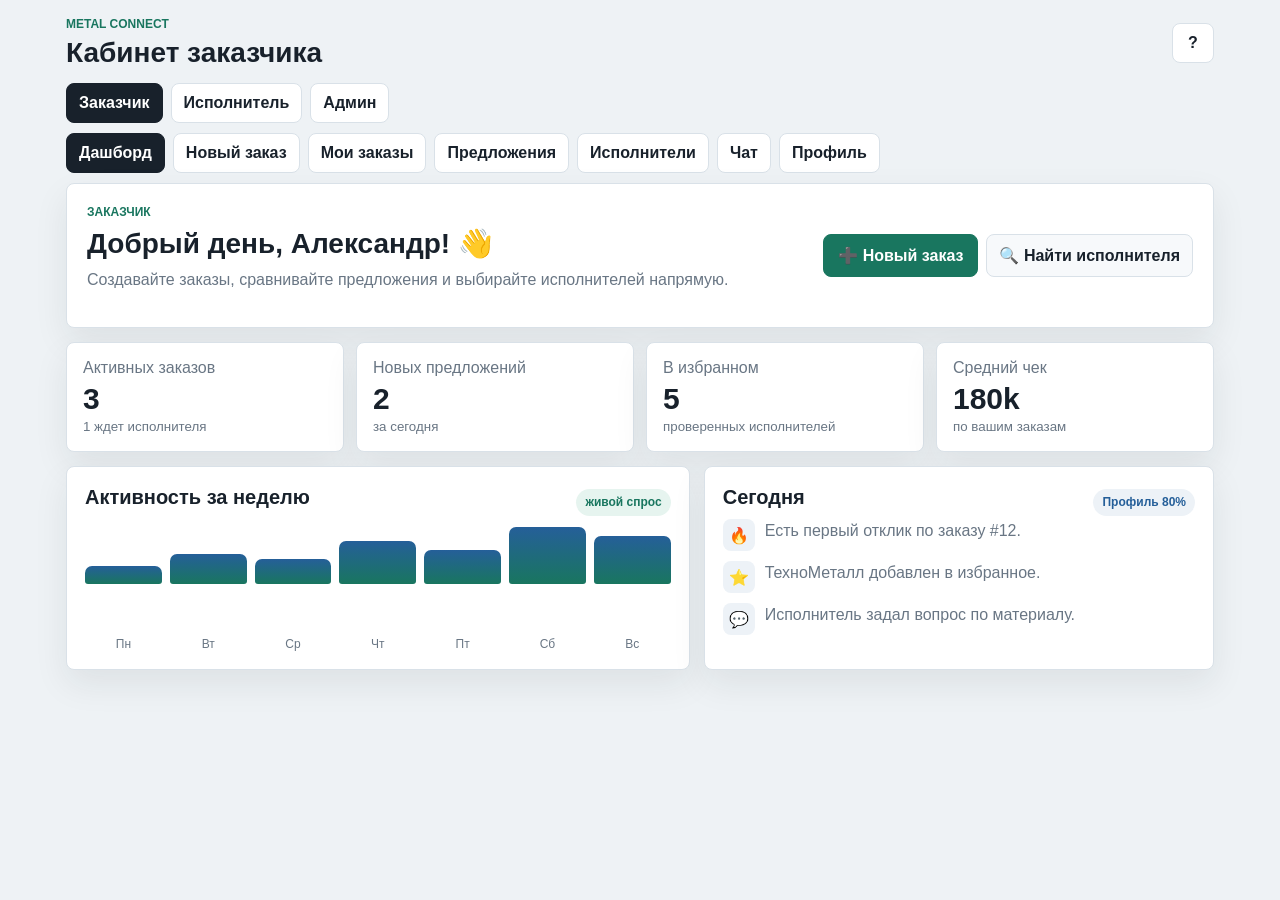
<file: index.html>
<!doctype html>
<html lang="ru">
<head>
  <meta charset="utf-8">
  <meta name="viewport" content="width=device-width, initial-scale=1, viewport-fit=cover">
  <title>METAL CONNECT</title>
  <script src="https://telegram.org/js/telegram-web-app.js"></script>
  <link rel="stylesheet" href="./styles.css?v=20260526-2">
</head>
<body>
  <main class="app-shell">
    <header class="topbar">
      <div>
        <p class="eyebrow">METAL CONNECT</p>
        <h1 id="welcomeTitle">Рабочий кабинет</h1>
      </div>
      <button class="icon-btn" id="supportBtn" type="button" aria-label="Поддержка">?</button>
    </header>

    <section class="role-switch" aria-label="Роль">
      <button class="seg active" data-role="customer" type="button">Заказчик</button>
      <button class="seg" data-role="executor" type="button">Исполнитель</button>
      <button class="seg" data-role="admin" type="button">Админ</button>
    </section>

    <nav class="tabs" id="tabs" aria-label="Разделы"></nav>

    <section class="view active" id="dashboardView">
      <section class="hero">
        <div>
          <p class="eyebrow" id="roleEyebrow">Кабинет заказчика</p>
          <h2 id="heroTitle">Добрый день, Александр!</h2>
          <p id="heroText">Создавайте заказы, сравнивайте предложения и выбирайте исполнителей напрямую.</p>
        </div>
        <div class="hero-actions" id="heroActions"></div>
      </section>

      <section class="grid metrics" id="dashboardMetrics"></section>

      <section class="layout-two">
        <article class="panel">
          <div class="panel-head">
            <h2 id="activityTitle">Активность за неделю</h2>
            <span class="badge" id="activityBadge">спрос растет</span>
          </div>
          <div class="bars" id="weekBars"></div>
        </article>
        <article class="panel">
          <div class="panel-head">
            <h2>Сегодня</h2>
            <span class="badge neutral" id="profileFill">Профиль 80%</span>
          </div>
          <div class="timeline" id="todayFeed"></div>
        </article>
      </section>
    </section>

    <section class="view" id="builderView">
      <section class="order-layout">
        <article class="panel">
          <div class="panel-head">
            <h2>Пошаговое создание заказа</h2>
            <button class="ghost" id="useTemplateBtn" type="button">Шаблон</button>
          </div>

          <div class="steps" id="orderSteps"></div>

          <div class="form-grid">
            <label>Название детали или заказа
              <input id="orderTitle" type="text" placeholder="Втулки 40Х, 120 шт.">
            </label>
            <label>Город
              <input id="orderCity" type="text" placeholder="Москва">
            </label>
            <label class="wide">Описание работ
              <textarea id="orderDescription" rows="4" placeholder="Например: токарная обработка по чертежу, материал 40Х, нужна упаковка и доставка до ТК."></textarea>
            </label>
            <fieldset class="wide">
              <legend>Материал</legend>
              <div class="material-grid" id="materialGrid">
                <button class="material active" data-material="Сталь" type="button">⚙️<span>Сталь</span></button>
                <button class="material" data-material="Алюминий" type="button">✈️<span>Алюминий</span></button>
                <button class="material" data-material="Титан" type="button">🔩<span>Титан</span></button>
                <button class="material" data-material="Пластик" type="button">🧴<span>Пластик</span></button>
              </div>
            </fieldset>
            <label>Количество: <b id="qtyValue">50 шт.</b>
              <input id="orderQty" type="range" min="1" max="500" step="1" value="50">
            </label>
            <label>Срок выполнения
              <input id="orderDeadline" type="date">
            </label>
            <label>Бюджет от
              <input id="budgetFrom" type="number" inputmode="numeric" placeholder="50000">
            </label>
            <label>Бюджет до
              <input id="budgetTo" type="number" inputmode="numeric" placeholder="180000">
            </label>
            <label class="check-row wide">
              <input id="negotiableBudget" type="checkbox">
              <span>Бюджет договорной</span>
            </label>
            <label class="wide">Оплата
              <select id="orderPayment">
                <option>Безнал, 50/50</option>
                <option>100% предоплата</option>
                <option>Постоплата</option>
                <option>Наличные</option>
              </select>
            </label>
            <label class="file-zone wide">
              <input id="orderFiles" type="file" multiple accept="image/*,.pdf">
              <span>Загрузить фото/чертежи до 5 шт.</span>
              <small id="fileHint">Файлы видны в интерфейсе как демо. Передачу файлов в бота подключим отдельным этапом.</small>
            </label>
          </div>
        </article>

        <aside class="order-preview">
          <p class="eyebrow">Предпросмотр</p>
          <h2 id="previewTitle">Новый заказ</h2>
          <p id="previewDescription">Заполните поля, и карточка заказа соберется автоматически.</p>
          <dl>
            <div><dt>Материал</dt><dd id="previewMaterial">Сталь</dd></div>
            <div><dt>Количество</dt><dd id="previewQty">50 шт.</dd></div>
            <div><dt>Город</dt><dd id="previewCity">-</dd></div>
            <div><dt>Срок</dt><dd id="previewDeadline">-</dd></div>
            <div><dt>Бюджет</dt><dd id="previewBudget">-</dd></div>
          </dl>
          <div class="score">
            <span>Шанс быстрого отклика</span>
            <b id="qualityScore">65%</b>
            <i><em id="qualityBar"></em></i>
          </div>
          <button class="primary" id="publishOrderBtn" type="button">📢 Опубликовать заказ</button>
        </aside>
      </section>
    </section>

    <section class="view" id="ordersView">
      <section class="panel">
        <div class="panel-head">
          <h2 id="ordersTitle">Мои заказы</h2>
          <button class="primary small" data-go="builderView" type="button">➕ Новый заказ</button>
        </div>
        <div class="subtabs" id="orderSubtabs"></div>
      </section>
      <section class="cards-list" id="ordersList"></section>
    </section>

    <section class="view" id="marketView">
      <section class="panel">
        <div class="panel-head">
          <h2 id="marketTitle">Поиск исполнителей</h2>
          <span class="badge">фильтры</span>
        </div>
        <div class="filters">
          <select id="cityFilter">
            <option value="">Все города</option>
            <option>Москва</option>
            <option>Санкт-Петербург</option>
            <option>Казань</option>
            <option>Екатеринбург</option>
          </select>
          <select id="workFilter">
            <option value="">Все работы</option>
            <option value="токарка">Токарка</option>
            <option value="фрезеровка">Фрезеровка</option>
            <option value="сварка">Сварка</option>
            <option value="лазер">Лазерная резка</option>
          </select>
          <label class="range">Рейтинг от <span id="ratingValue">4.0</span>
            <input id="ratingFilter" type="range" min="3" max="5" step="0.1" value="4">
          </label>
        </div>
      </section>
      <section class="cards" id="marketCards"></section>
    </section>

    <section class="view" id="offersView">
      <section class="panel">
        <div class="panel-head">
          <h2 id="offersTitle">Предложения</h2>
          <span class="badge neutral" id="offersBadge">2 новых</span>
        </div>
      </section>
      <section class="cards-list" id="offersList"></section>
    </section>

    <section class="view" id="chatView">
      <article class="messenger">
        <header>
          <div>
            <p class="eyebrow">Чат по заказу</p>
            <h2 id="chatTitle">#12 Втулки 40Х</h2>
            <p id="chatMeta">Заказчик и исполнитель видят переписку внутри бота.</p>
          </div>
          <button class="ghost" id="attachBtn" type="button">📎 Фото</button>
        </header>
        <div class="messages" id="messages"></div>
        <div class="quick" id="quickReplies"></div>
        <form class="chat-form" id="chatForm">
          <input id="chatInput" type="text" placeholder="Написать сообщение">
          <button class="primary" type="submit">Отправить</button>
        </form>
      </article>
    </section>

    <section class="view" id="profileView">
      <section class="profile-grid">
        <article class="panel">
          <div class="panel-head">
            <h2 id="profileTitle">Профиль заказчика</h2>
            <span class="badge neutral">редактирование</span>
          </div>
          <div class="profile-card" id="profileCard"></div>
        </article>
        <article class="panel">
          <h2>Уведомления</h2>
          <div class="settings-list">
            <label class="check-row"><input type="checkbox" checked><span>Новые предложения</span></label>
            <label class="check-row"><input type="checkbox" checked><span>Сообщения в чате</span></label>
            <label class="check-row"><input type="checkbox"><span>Финансы и тарифы</span></label>
            <label>Тихий час
              <select>
                <option>22:00 - 09:00</option>
                <option>23:00 - 08:00</option>
                <option>Выключен</option>
              </select>
            </label>
          </div>
        </article>
      </section>
    </section>
  </main>

  <script src="./app.js?v=20260526-2"></script>
</body>
</html>
</file>
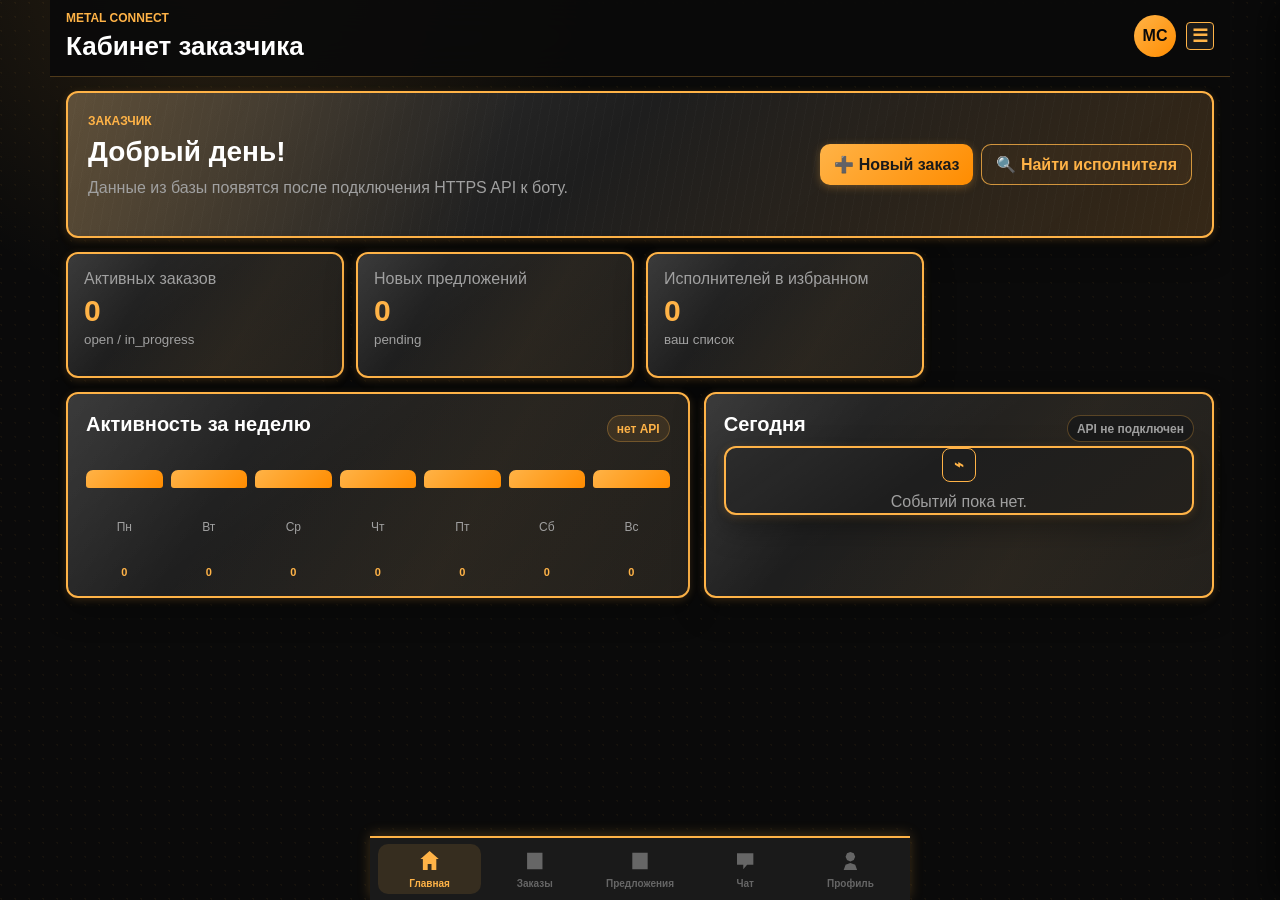
<file: docs/index.html>
<!doctype html>
<html lang="ru">
<head>
  <meta charset="utf-8">
  <meta name="viewport" content="width=device-width, initial-scale=1, viewport-fit=cover">
  <meta http-equiv="Cache-Control" content="no-store, max-age=0">
  <meta http-equiv="Pragma" content="no-cache">
  <title>METAL CONNECT</title>
  <script src="https://telegram.org/js/telegram-web-app.js"></script>
  <script>
    window.DEFAULT_API_URL = "https://womanless-bunion-concave.ngrok-free.dev";
  </script>
  <link href="styles.css?v=20260529-metal-pro-4" rel="stylesheet">
</head>
<body>
  <main class="app-shell">
    <header class="topbar">
      <div>
        <p class="eyebrow">METAL CONNECT</p>
        <h1 id="welcomeTitle">Рабочий кабинет</h1>
      </div>
      <div class="topbar-actions">
        <div class="user-avatar" id="userAvatar" aria-hidden="true"></div>
        <button class="burger-btn" id="menuToggle" type="button" aria-label="Открыть меню" aria-expanded="false">☰</button>
      </div>
    </header>

    <section class="view active" id="dashboardView">
      <section class="hero">
        <div>
          <p class="eyebrow" id="roleEyebrow">Кабинет заказчика</p>
          <h2 id="heroTitle">Добрый день!</h2>
          <p id="heroText">Данные загружаются из базы.</p>
        </div>
        <div class="hero-actions" id="heroActions"></div>
      </section>

      <section class="grid metrics" id="dashboardMetrics"></section>

      <section class="layout-two">
        <article class="panel">
          <div class="panel-head">
            <h2 id="activityTitle">Активность за неделю</h2>
            <span class="badge" id="activityBadge">спрос растет</span>
          </div>
          <div class="bars" id="weekBars"></div>
        </article>
        <article class="panel">
          <div class="panel-head">
            <h2>Сегодня</h2>
            <span class="badge neutral" id="profileFill">Профиль</span>
          </div>
          <div class="timeline" id="todayFeed"></div>
        </article>
      </section>
    </section>

    <section class="view" id="builderView">
      <section class="order-layout">
        <article class="panel">
          <div class="panel-head">
            <h2>Пошаговое создание заказа</h2>
            <button class="ghost" id="clearOrderBtn" type="button">Очистить</button>
          </div>

          <div class="steps" id="orderSteps"></div>

          <div class="form-grid">
            <label>Название детали или заказа
              <input id="orderTitle" type="text" placeholder="Втулки 40Х, 120 шт.">
            </label>
            <label>Город
              <input id="orderCity" type="text" placeholder="Москва">
            </label>
            <label class="wide">Описание работ
              <textarea id="orderDescription" rows="4" placeholder="Например: токарная обработка по чертежу, материал 40Х, нужна упаковка и доставка до ТК."></textarea>
            </label>
            <label class="wide">Материал
              <select id="orderMaterial">
                <option value="Сталь">Сталь</option>
                <option value="Алюминий">Алюминий</option>
                <option value="Титан">Титан</option>
                <option value="Пластик">Пластик</option>
                <option value="Другой">Другой</option>
              </select>
            </label>
            <label>Количество деталей
              <input id="orderQty" type="number" inputmode="numeric" min="1" step="1" placeholder="120">
            </label>
            <label>Срок выполнения ДО
              <input id="orderDeadline" type="date">
            </label>
            <label>Бюджет от
              <input id="budgetFrom" type="number" inputmode="numeric" placeholder="50000">
            </label>
            <label>Бюджет до
              <input id="budgetTo" type="number" inputmode="numeric" placeholder="180000">
            </label>
            <label class="check-row wide">
              <input id="negotiableBudget" type="checkbox">
              <span>Бюджет договорной</span>
            </label>
            <label class="wide">Оплата
              <select id="orderPayment">
                <option>Безнал, 50/50</option>
                <option>100% предоплата</option>
                <option>Постоплата</option>
                <option>Наличные</option>
              </select>
            </label>
            <label class="file-zone wide">
              <input id="orderFiles" type="file" multiple accept="image/*,.pdf">
              <span>Загрузить фото/чертежи до 5 шт.</span>
              <small id="fileHint">Первый файл будет прикреплен к заказу при публикации.</small>
            </label>
          </div>
        </article>

        <aside class="order-preview">
          <p class="eyebrow">Предпросмотр</p>
          <h2 id="previewTitle">Новый заказ</h2>
          <p id="previewDescription">Заполните поля, и карточка заказа соберется автоматически.</p>
          <dl>
            <div><dt>Материал</dt><dd id="previewMaterial">Сталь</dd></div>
            <div><dt>Количество</dt><dd id="previewQty">-</dd></div>
            <div><dt>Город</dt><dd id="previewCity">-</dd></div>
            <div><dt>Срок</dt><dd id="previewDeadline">-</dd></div>
            <div><dt>Бюджет</dt><dd id="previewBudget">-</dd></div>
          </dl>
          <div class="score">
            <span>Шанс быстрого отклика</span>
            <b id="qualityScore">0%</b>
            <i><em id="qualityBar"></em></i>
          </div>
          <button class="primary" id="publishOrderBtn" type="button">📢 Опубликовать заказ</button>
        </aside>
      </section>
    </section>

    <section class="view" id="ordersView">
      <section class="panel">
        <div class="panel-head">
          <h2 id="ordersTitle">Мои заказы</h2>
          <button class="primary small" data-go="builderView" type="button">➕ Новый заказ</button>
        </div>
        <div class="subtabs" id="orderSubtabs"></div>
      </section>
      <section class="cards-list" id="ordersList"></section>
    </section>

    <section class="view" id="marketView">
      <section class="panel">
        <div class="panel-head">
          <h2 id="marketTitle">Поиск исполнителей</h2>
          <span class="badge">фильтры</span>
        </div>
        <div class="filters">
          <select id="cityFilter">
            <option value="">Все города</option>
            <option>Москва</option>
            <option>Санкт-Петербург</option>
            <option>Казань</option>
            <option>Екатеринбург</option>
          </select>
          <select id="workFilter">
            <option value="">Все работы</option>
            <option value="токарка">Токарка</option>
            <option value="фрезеровка">Фрезеровка</option>
            <option value="сварка">Сварка</option>
            <option value="лазер">Лазерная резка</option>
          </select>
          <label class="range">Рейтинг от <span id="ratingValue">4.0</span>
            <input id="ratingFilter" type="range" min="3" max="5" step="0.1" value="4">
          </label>
        </div>
      </section>
      <section class="cards" id="marketCards"></section>
    </section>

    <section class="view" id="favoritesView">
      <section class="panel">
        <div class="panel-head">
          <h2>Избранные исполнители</h2>
          <span class="badge neutral" id="favoritesCount">0 сохранено</span>
        </div>
        <p class="panel-copy">Сохраняйте проверенные компании, оставляйте личные заметки и быстро создавайте заказ под конкретного исполнителя.</p>
      </section>
      <section class="cards-list" id="favoritesList"></section>
    </section>

    <section class="view" id="offersView">
      <section class="panel">
        <div class="panel-head">
          <h2 id="offersTitle">Предложения</h2>
          <span class="badge neutral" id="offersBadge">2 новых</span>
        </div>
      </section>
      <section class="cards-list" id="offersList"></section>
    </section>

    <section class="view" id="chatView">
      <article class="messenger">
        <header>
          <div class="mini-order">
            <span id="chatOrderId">Заказ</span>
            <b id="chatOrderTitle">Не выбран</b>
            <small id="chatOrderMeta">Откройте чат из карточки заказа</small>
          </div>
          <div>
            <p class="eyebrow">Чат по заказу</p>
            <h2 id="chatTitle">Чат по заказу</h2>
            <p id="chatMeta">Сообщения загружаются только по конкретному заказу.</p>
          </div>
          <label class="chat-select">Заказ
            <select id="chatOrderSelect"></select>
          </label>
          <button class="ghost" id="attachBtn" type="button">📎 Фото</button>
        </header>
        <div class="messages" id="messages"></div>
        <div class="quick" id="quickReplies"></div>
        <form class="chat-form" id="chatForm">
          <input id="chatPhoto" class="file-input-hidden" type="file" accept="image/*">
          <input id="chatInput" type="text" placeholder="Написать сообщение">
          <button class="primary" type="submit">Отправить</button>
        </form>
      </article>
    </section>

    <section class="view" id="calendarView">
      <section class="panel">
        <div class="panel-head">
          <h2>Календарь загруженности</h2>
          <span class="badge" id="calendarMonth">Месяц</span>
        </div>
        <p class="panel-copy">Занятые дни видны заказчику при выборе исполнителя и помогают честно обещать сроки.</p>
      </section>
      <section class="calendar-grid" id="calendarGrid"></section>
    </section>

    <section class="view" id="statsView">
      <section class="panel">
        <div class="panel-head">
          <h2>Статистика исполнителя</h2>
          <div class="subtabs" id="statsFilters"></div>
        </div>
      </section>
      <section class="grid metrics" id="statsMetrics"></section>
      <section class="layout-two">
        <article class="panel">
          <div class="panel-head">
            <h2>Конверсия предложений</h2>
            <span class="badge neutral">месяц</span>
          </div>
          <div class="funnel" id="statsFunnel"></div>
        </article>
        <article class="panel">
          <div class="panel-head">
            <h2>Финансы</h2>
          <span class="badge" id="financeTotal">0 ₽</span>
          </div>
          <div class="timeline" id="financeFeed"></div>
        </article>
      </section>
    </section>

    <section class="view" id="profileView">
      <section class="profile-grid">
        <article class="panel">
          <div class="panel-head">
            <h2 id="profileTitle">Профиль заказчика</h2>
            <span class="badge neutral">редактирование</span>
          </div>
          <div class="profile-card" id="profileCard"></div>
        </article>
        <article class="panel">
          <h2>Уведомления</h2>
          <div class="settings-list">
            <label class="check-row"><input data-setting="notify_offers" type="checkbox" checked><span>Новые предложения</span></label>
            <label class="check-row"><input data-setting="notify_chat" type="checkbox" checked><span>Сообщения в чате</span></label>
            <label class="check-row"><input data-setting="notify_finance" type="checkbox"><span>Финансы и тарифы</span></label>
            <label>Тихий час
              <select data-setting="quiet_hours">
                <option value="22:00 - 09:00">22:00 - 09:00</option>
                <option value="23:00 - 08:00">23:00 - 08:00</option>
                <option value="off">Выключен</option>
              </select>
            </label>
          </div>
        </article>
      </section>
      <section class="panel" id="portfolioPanel">
        <div class="panel-head">
          <h2>Мои работы (портфолио)</h2>
        </div>
        <div class="form-grid">
          <label class="wide">Фото работы
            <input id="portfolioPhoto" class="file-input-hidden" type="file" accept="image/*">
            <small id="portfolioPhotoName">Фото не выбрано</small>
          </label>
          <button class="ghost wide" data-action="choose-portfolio-photo" type="button">Выбрать фото из галереи</button>
          <label>Описание работы
            <input id="portfolioText" type="text" placeholder="Фрезеровка корпуса, партия 40 шт.">
          </label>
          <label>Оборудование / станки
            <input id="portfolioEquipment" type="text" placeholder="Haas VF-2, Fanuc, лазер 3 кВт">
          </label>
          <button class="primary wide" id="portfolioAddBtn" type="button">Сохранить работу</button>
        </div>
      </section>
      <section class="portfolio-grid" id="portfolioGrid"></section>
      <section class="cards-list" id="reviewsList"></section>
    </section>
  </main>

  <nav class="bottom-nav" id="bottomNav" aria-label="Основная навигация"></nav>

  <div class="menu-backdrop" id="menuBackdrop" hidden></div>
  <aside class="side-menu" id="sideMenu" aria-label="Разделы" aria-hidden="true">
    <div class="side-menu-head">
      <p class="eyebrow">Разделы</p>
      <button class="icon-btn" id="menuClose" type="button" aria-label="Закрыть">×</button>
    </div>
    <nav class="side-menu-list" id="sideMenuList"></nav>
  </aside>

  <aside class="api-tools" id="apiTools" aria-live="polite">
    <div class="api-error" id="apiMissingPanel" hidden>
      <strong>API не найден. Передайте ?api=URL</strong>
      <div class="api-manual">
        <input id="manualApiUrl" type="url" placeholder="https://example.ngrok-free.dev">
        <button class="primary small" id="manualApiSaveBtn" type="button">Ввести URL вручную</button>
      </div>
    </div>
  </aside>

  <dialog class="offer-modal" id="offerModal">
    <form method="dialog" class="offer-box" id="offerForm">
      <div class="panel-head">
        <div>
          <p class="eyebrow">Предложение исполнителя</p>
          <h2 id="offerModalTitle">Сделать предложение</h2>
        </div>
        <button class="icon-btn" value="cancel" type="submit" aria-label="Закрыть">×</button>
      </div>
      <label>Ваша цена
        <input id="offerPrice" type="number" inputmode="numeric" placeholder="145000">
        <small>Укажите вашу реальную цену за заказ.</small>
      </label>
      <label>Срок выполнения, дней
        <input id="offerDays" type="number" inputmode="numeric" min="1" max="90" placeholder="9">
      </label>
      <label>Комментарий
        <textarea id="offerComment" rows="4" placeholder="Материал ваш, доставка до ТК включена, контроль размеров по чертежу."></textarea>
      </label>
      <div class="modal-actions">
        <button class="ghost" id="quickOfferBtn" type="button">Быстрое предложение</button>
        <button class="primary" value="default" type="submit">📤 Отправить предложение</button>
      </div>
    </form>
  </dialog>

  <dialog class="offer-modal" id="calendarStatusModal">
    <form method="dialog" class="offer-box">
      <div class="panel-head">
        <div>
          <p class="eyebrow">Календарь</p>
          <h2>Статус на <span id="calendarStatusDate"></span></h2>
        </div>
        <button class="icon-btn" data-action="calendar-cancel" type="button" aria-label="Закрыть">×</button>
      </div>
      <div class="status-menu">
        <button class="ghost" data-action="calendar-status" data-status="free" type="button">Свободен</button>
        <button class="ghost" data-action="calendar-status" data-status="busy" type="button">Занят</button>
        <button class="ghost" data-action="calendar-status" data-status="partial" type="button">Частично</button>
        <button class="ghost" data-action="calendar-status" data-status="reserve" type="button">Резерв</button>
      </div>
    </form>
  </dialog>

  <script src="app.js?v=20260529-metal-pro-4"></script>
</body>
</html>
</file>
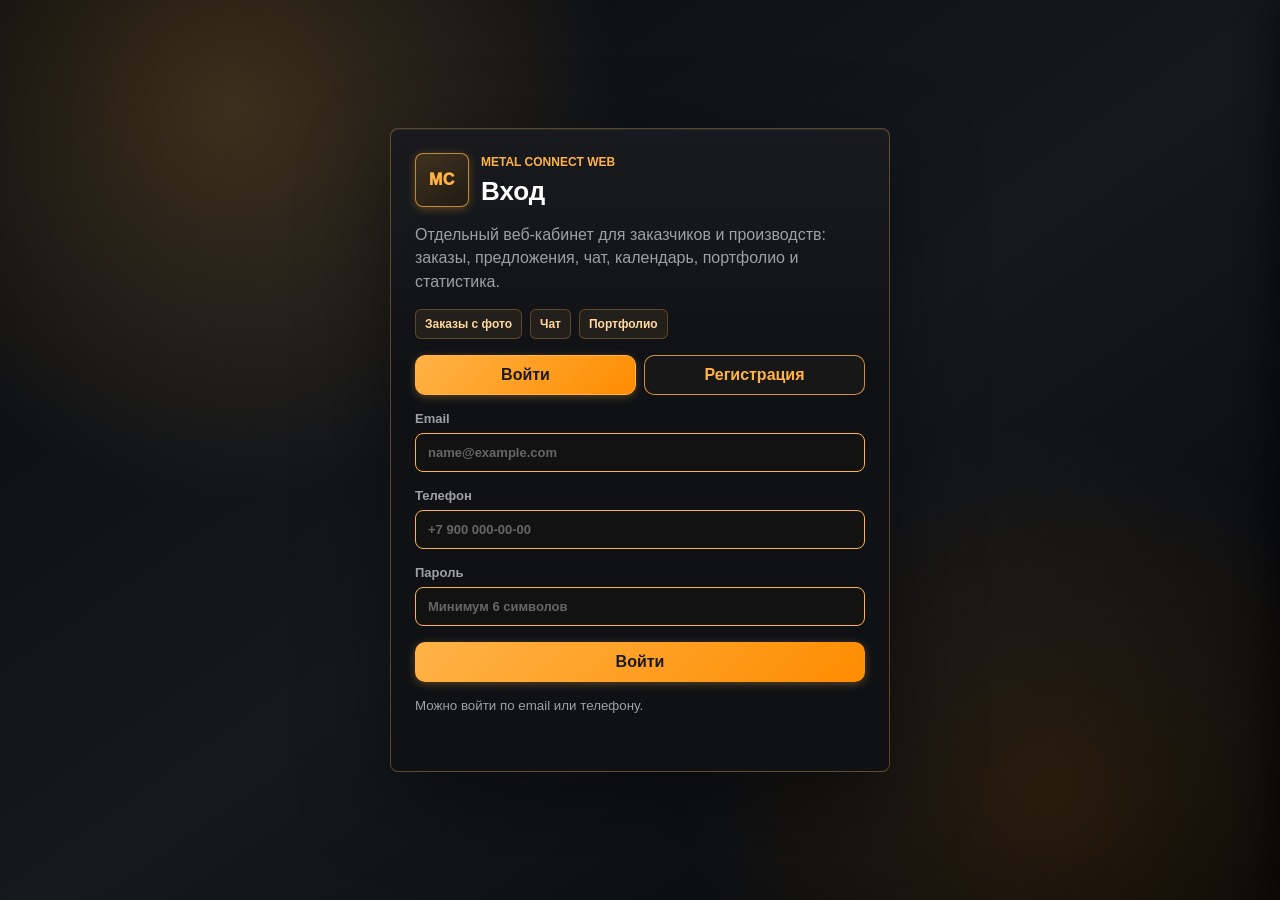
<file: site/index.html>
<!doctype html>
<html lang="ru">
<head>
  <meta charset="utf-8">
  <meta name="viewport" content="width=device-width, initial-scale=1, viewport-fit=cover">
  <meta http-equiv="Cache-Control" content="no-store, max-age=0">
  <meta http-equiv="Pragma" content="no-cache">
  <title>METAL CONNECT Web</title>
  <script>
    window.DEFAULT_API_URL = "http://127.0.0.1:8092";
  </script>
  <link href="styles.css?v=site-20260604-authfix3" rel="stylesheet">
</head>
<body class="theme-dark auth-locked">
  <section class="auth-screen" id="authScreen">
    <form class="auth-card" id="authForm">
      <div class="auth-brand">
        <span class="auth-logo">MC</span>
        <div>
          <p class="eyebrow">METAL CONNECT Web</p>
          <h1 id="authTitle">Вход</h1>
        </div>
      </div>
      <p class="auth-copy">Отдельный веб-кабинет для заказчиков и производств: заказы, предложения, чат, календарь, портфолио и статистика.</p>
      <div class="auth-benefits" aria-label="Возможности">
        <span>Заказы с фото</span>
        <span>Чат</span>
        <span>Портфолио</span>
      </div>
      <div class="auth-tabs">
        <button class="subtab active" data-auth-mode="login" type="button">Войти</button>
        <button class="subtab" data-auth-mode="register" type="button">Регистрация</button>
      </div>
      <label>Email
        <input id="authEmail" type="email" autocomplete="email" placeholder="name@example.com">
      </label>
      <label>Телефон
        <input id="authPhone" type="tel" autocomplete="tel" placeholder="+7 900 000-00-00">
      </label>
      <label>Пароль
        <input id="authPassword" type="password" autocomplete="current-password" placeholder="Минимум 6 символов">
      </label>
      <button class="primary" id="authSubmit" type="submit">Войти</button>
      <small id="authHint">Можно войти по email или телефону.</small>
      <div class="form-message" id="authMessage" aria-live="polite"></div>
    </form>
  </section>

  <section class="auth-screen role-screen" id="roleScreen" hidden>
    <div class="auth-card">
      <p class="eyebrow">Выбор роли</p>
      <h1>Как будете работать?</h1>
      <p class="auth-copy">Роль определяет навигацию, заказы, предложения и статистику.</p>
      <div class="role-actions">
        <button class="role-card" data-role-choice="customer" type="button">
          <b>Я заказчик</b>
          <span>Создаю заказы, выбираю исполнителя, принимаю работы.</span>
        </button>
        <button class="role-card" data-role-choice="executor" type="button">
          <b>Я исполнитель</b>
          <span>Ищу заказы, отправляю предложения, веду портфолио.</span>
        </button>
      </div>
      <div class="form-message" id="roleMessage" aria-live="polite"></div>
    </div>
  </section>

  <main class="app-shell">
    <header class="topbar">
      <div>
        <p class="eyebrow">METAL CONNECT</p>
        <h1 id="welcomeTitle">Рабочий кабинет</h1>
      </div>
      <div class="topbar-actions">
        <div class="user-avatar" id="userAvatar" aria-hidden="true"></div>
        <button class="ghost small" id="logoutBtn" type="button">Выйти</button>
        <button class="burger-btn" id="menuToggle" type="button" aria-label="Открыть меню" aria-expanded="false">☰</button>
      </div>
    </header>

    <section class="view active" id="dashboardView">
      <section class="hero">
        <div>
          <p class="eyebrow" id="roleEyebrow">Кабинет заказчика</p>
          <h2 id="heroTitle">Добрый день!</h2>
          <p id="heroText">Данные загружаются из базы.</p>
        </div>
        <div class="hero-actions" id="heroActions"></div>
      </section>

      <section class="grid metrics" id="dashboardMetrics"></section>

      <section class="layout-two">
        <article class="panel">
          <div class="panel-head">
            <h2 id="activityTitle">Активность за неделю</h2>
            <span class="badge" id="activityBadge">спрос растет</span>
          </div>
          <div class="bars" id="weekBars"></div>
        </article>
        <article class="panel">
          <div class="panel-head">
            <h2>Сегодня</h2>
            <span class="badge neutral" id="profileFill">Профиль</span>
          </div>
          <div class="timeline" id="todayFeed"></div>
        </article>
      </section>
    </section>

    <section class="view" id="builderView">
      <section class="order-layout">
        <article class="panel">
          <div class="panel-head">
            <h2>Пошаговое создание заказа</h2>
            <button class="ghost" id="clearOrderBtn" type="button">Очистить</button>
          </div>

          <div class="steps" id="orderSteps"></div>

          <div class="form-grid">
            <label>Название детали или заказа
              <input id="orderTitle" type="text" placeholder="Втулки 40Х, 120 шт.">
            </label>
            <label>Город
              <input id="orderCity" type="text" placeholder="Москва">
            </label>
            <label class="wide">Описание работ
              <textarea id="orderDescription" rows="4" placeholder="Например: токарная обработка по чертежу, материал 40Х, нужна упаковка и доставка до ТК."></textarea>
            </label>
            <label class="wide">Материал
              <select id="orderMaterial">
                <option value="Сталь">Сталь</option>
                <option value="Алюминий">Алюминий</option>
                <option value="Титан">Титан</option>
                <option value="Пластик">Пластик</option>
                <option value="Другой">Другой</option>
              </select>
            </label>
            <label>Количество деталей
              <input id="orderQty" type="number" inputmode="numeric" min="1" step="1" placeholder="120">
            </label>
            <label>Срок выполнения ДО
              <input id="orderDeadline" type="date">
            </label>
            <label>Бюджет от
              <input id="budgetFrom" type="number" inputmode="numeric" placeholder="50000">
            </label>
            <label>Бюджет до
              <input id="budgetTo" type="number" inputmode="numeric" placeholder="180000">
            </label>
            <label class="check-row wide">
              <input id="negotiableBudget" type="checkbox">
              <span>Бюджет договорной</span>
            </label>
            <label class="wide">Оплата
              <select id="orderPayment">
                <option>Безнал, 50/50</option>
                <option>100% предоплата</option>
                <option>Постоплата</option>
                <option>Наличные</option>
              </select>
            </label>
            <label class="file-zone wide">
              <input id="orderFiles" type="file" multiple accept="image/*,.pdf">
              <span>Загрузить фото/чертежи до 5 шт.</span>
              <small id="fileHint">Первый файл будет прикреплен к заказу при публикации.</small>
            </label>
          </div>
        </article>

        <aside class="order-preview">
          <p class="eyebrow">Предпросмотр</p>
          <h2 id="previewTitle">Новый заказ</h2>
          <p id="previewDescription">Заполните поля, и карточка заказа соберется автоматически.</p>
          <dl>
            <div><dt>Материал</dt><dd id="previewMaterial">Сталь</dd></div>
            <div><dt>Количество</dt><dd id="previewQty">-</dd></div>
            <div><dt>Город</dt><dd id="previewCity">-</dd></div>
            <div><dt>Срок</dt><dd id="previewDeadline">-</dd></div>
            <div><dt>Бюджет</dt><dd id="previewBudget">-</dd></div>
          </dl>
          <div class="score">
            <span>Шанс быстрого отклика</span>
            <b id="qualityScore">0%</b>
            <i><em id="qualityBar"></em></i>
          </div>
          <button class="primary" id="publishOrderBtn" type="button">📢 Опубликовать заказ</button>
        </aside>
      </section>
    </section>

    <section class="view" id="ordersView">
      <section class="panel">
        <div class="panel-head">
          <h2 id="ordersTitle">Мои заказы</h2>
          <button class="primary small" data-go="builderView" type="button">➕ Новый заказ</button>
        </div>
        <div class="subtabs" id="orderSubtabs"></div>
      </section>
      <section class="cards-list" id="ordersList"></section>
    </section>

    <section class="view" id="marketView">
      <section class="panel">
        <div class="panel-head">
          <h2 id="marketTitle">Поиск исполнителей</h2>
          <span class="badge">фильтры</span>
        </div>
        <div class="filters">
          <select id="cityFilter">
            <option value="">Все города</option>
            <option>Москва</option>
            <option>Санкт-Петербург</option>
            <option>Казань</option>
            <option>Екатеринбург</option>
          </select>
          <select id="workFilter">
            <option value="">Все работы</option>
            <option value="токарка">Токарка</option>
            <option value="фрезеровка">Фрезеровка</option>
            <option value="сварка">Сварка</option>
            <option value="лазер">Лазерная резка</option>
          </select>
          <label class="range">Рейтинг от <span id="ratingValue">4.0</span>
            <input id="ratingFilter" type="range" min="3" max="5" step="0.1" value="4">
          </label>
        </div>
      </section>
      <section class="cards" id="marketCards"></section>
    </section>

    <section class="view" id="favoritesView">
      <section class="panel">
        <div class="panel-head">
          <h2>Избранные исполнители</h2>
          <span class="badge neutral" id="favoritesCount">0 сохранено</span>
        </div>
        <p class="panel-copy">Сохраняйте проверенные компании, оставляйте личные заметки и быстро создавайте заказ под конкретного исполнителя.</p>
      </section>
      <section class="cards-list" id="favoritesList"></section>
    </section>

    <section class="view" id="offersView">
      <section class="panel">
        <div class="panel-head">
          <h2 id="offersTitle">Предложения</h2>
          <span class="badge neutral" id="offersBadge">2 новых</span>
        </div>
      </section>
      <section class="cards-list" id="offersList"></section>
    </section>

    <section class="view" id="chatView">
      <article class="messenger">
        <header>
          <div class="mini-order">
            <span id="chatOrderId">Заказ</span>
            <b id="chatOrderTitle">Не выбран</b>
            <small id="chatOrderMeta">Откройте чат из карточки заказа</small>
          </div>
          <div>
            <p class="eyebrow">Чат по заказу</p>
            <h2 id="chatTitle">Чат по заказу</h2>
            <p id="chatMeta">Сообщения загружаются только по конкретному заказу.</p>
          </div>
          <label class="chat-select">Заказ
            <select id="chatOrderSelect"></select>
          </label>
          <button class="ghost" id="attachBtn" type="button">📎 Фото</button>
        </header>
        <div class="messages" id="messages"></div>
        <div class="quick" id="quickReplies"></div>
        <form class="chat-form" id="chatForm">
          <input id="chatPhoto" class="file-input-hidden" type="file" accept="image/*">
          <input id="chatInput" type="text" placeholder="Написать сообщение">
          <button class="primary" type="submit">Отправить</button>
        </form>
      </article>
    </section>

    <section class="view" id="calendarView">
      <section class="panel">
        <div class="panel-head">
          <h2>Календарь загруженности</h2>
          <span class="badge" id="calendarMonth">Месяц</span>
        </div>
        <p class="panel-copy">Занятые дни видны заказчику при выборе исполнителя и помогают честно обещать сроки.</p>
      </section>
      <section class="calendar-grid" id="calendarGrid"></section>
    </section>

    <section class="view" id="statsView">
      <section class="panel">
        <div class="panel-head">
          <h2>Статистика исполнителя</h2>
          <div class="subtabs" id="statsFilters"></div>
        </div>
      </section>
      <section class="grid metrics" id="statsMetrics"></section>
      <section class="layout-two">
        <article class="panel">
          <div class="panel-head">
            <h2>Конверсия предложений</h2>
            <span class="badge neutral">месяц</span>
          </div>
          <div class="funnel" id="statsFunnel"></div>
        </article>
        <article class="panel">
          <div class="panel-head">
            <h2>Финансы</h2>
          <span class="badge" id="financeTotal">0 ₽</span>
          </div>
          <div class="timeline" id="financeFeed"></div>
        </article>
      </section>
    </section>

    <section class="view" id="profileView">
      <section class="profile-grid">
        <article class="panel">
          <div class="panel-head">
            <h2 id="profileTitle">Профиль заказчика</h2>
            <span class="badge neutral">редактирование</span>
          </div>
          <div class="profile-card" id="profileCard"></div>
        </article>
        <article class="panel">
          <h2>Уведомления</h2>
          <div class="settings-list">
            <label class="check-row"><input data-setting="notify_offers" type="checkbox" checked><span>Новые предложения</span></label>
            <label class="check-row"><input data-setting="notify_chat" type="checkbox" checked><span>Сообщения в чате</span></label>
            <label class="check-row"><input data-setting="notify_finance" type="checkbox"><span>Финансы и тарифы</span></label>
            <label>Тихий час
              <select data-setting="quiet_hours">
                <option value="22:00 - 09:00">22:00 - 09:00</option>
                <option value="23:00 - 08:00">23:00 - 08:00</option>
                <option value="off">Выключен</option>
              </select>
            </label>
          </div>
        </article>
      </section>
      <section class="panel" id="portfolioPanel">
        <div class="panel-head">
          <h2>Мои работы (портфолио)</h2>
        </div>
        <div class="form-grid">
          <label class="wide">Фото работы
            <input id="portfolioPhoto" class="file-input-hidden" type="file" accept="image/*">
            <small id="portfolioPhotoName">Фото не выбрано</small>
          </label>
          <button class="ghost wide" data-action="choose-portfolio-photo" type="button">Выбрать фото из галереи</button>
          <label>Описание работы
            <input id="portfolioText" type="text" placeholder="Фрезеровка корпуса, партия 40 шт.">
          </label>
          <label>Оборудование / станки
            <input id="portfolioEquipment" type="text" placeholder="Haas VF-2, Fanuc, лазер 3 кВт">
          </label>
          <button class="primary wide" id="portfolioAddBtn" type="button">Сохранить работу</button>
        </div>
      </section>
      <section class="portfolio-grid" id="portfolioGrid"></section>
      <section class="cards-list" id="reviewsList"></section>
    </section>
  </main>

  <nav class="bottom-nav" id="bottomNav" aria-label="Основная навигация"></nav>

  <div class="menu-backdrop" id="menuBackdrop" hidden></div>
  <aside class="side-menu" id="sideMenu" aria-label="Разделы" aria-hidden="true">
    <div class="side-menu-head">
      <p class="eyebrow">Разделы</p>
      <button class="icon-btn" id="menuClose" type="button" aria-label="Закрыть">×</button>
    </div>
    <nav class="side-menu-list" id="sideMenuList"></nav>
  </aside>

  <aside class="api-tools" id="apiTools" aria-live="polite">
    <div class="api-error" id="apiMissingPanel" hidden>
      <strong>API не найден. Передайте ?api=URL</strong>
      <div class="api-manual">
        <input id="manualApiUrl" type="url" placeholder="https://example.ngrok-free.dev">
        <button class="primary small" id="manualApiSaveBtn" type="button">Ввести URL вручную</button>
      </div>
    </div>
  </aside>

  <div class="toast" id="toast" hidden></div>

  <dialog class="offer-modal" id="offerModal">
    <form method="dialog" class="offer-box" id="offerForm">
      <div class="panel-head">
        <div>
          <p class="eyebrow">Предложение исполнителя</p>
          <h2 id="offerModalTitle">Сделать предложение</h2>
        </div>
        <button class="icon-btn" value="cancel" type="submit" aria-label="Закрыть">×</button>
      </div>
      <label>Ваша цена
        <input id="offerPrice" type="number" inputmode="numeric" placeholder="145000">
        <small>Укажите вашу реальную цену за заказ.</small>
      </label>
      <label>Срок выполнения, дней
        <input id="offerDays" type="number" inputmode="numeric" min="1" max="90" placeholder="9">
      </label>
      <label>Комментарий
        <textarea id="offerComment" rows="4" placeholder="Материал ваш, доставка до ТК включена, контроль размеров по чертежу."></textarea>
      </label>
      <div class="modal-actions">
        <button class="ghost" id="quickOfferBtn" type="button">Быстрое предложение</button>
        <button class="primary" value="default" type="submit">📤 Отправить предложение</button>
      </div>
    </form>
  </dialog>

  <dialog class="offer-modal" id="calendarStatusModal">
    <form method="dialog" class="offer-box">
      <div class="panel-head">
        <div>
          <p class="eyebrow">Календарь</p>
          <h2>Статус на <span id="calendarStatusDate"></span></h2>
        </div>
        <button class="icon-btn" data-action="calendar-cancel" type="button" aria-label="Закрыть">×</button>
      </div>
      <div class="status-menu">
        <button class="ghost" data-action="calendar-status" data-status="free" type="button">Свободен</button>
        <button class="ghost" data-action="calendar-status" data-status="busy" type="button">Занят</button>
        <button class="ghost" data-action="calendar-status" data-status="partial" type="button">Частично</button>
        <button class="ghost" data-action="calendar-status" data-status="reserve" type="button">Резерв</button>
      </div>
    </form>
  </dialog>

  <script src="app.js?v=site-20260604-authfix3"></script>
</body>
</html>
</file>
<file: styles.css>
:root {
  --bg: #eef2f5;
  --surface: #ffffff;
  --surface-soft: #f7f9fb;
  --ink: #18212b;
  --muted: #697684;
  --line: #d9e1e8;
  --accent: #19765f;
  --accent-dark: #105745;
  --blue: #255f99;
  --amber: #bc7a00;
  --red: #b64a3a;
  --shadow: 0 14px 34px rgba(24, 33, 43, .08);
}

* { box-sizing: border-box; }

body {
  margin: 0;
  background: var(--bg);
  color: var(--ink);
  font-family: -apple-system, BlinkMacSystemFont, "Segoe UI", sans-serif;
}

button, input, select, textarea { font: inherit; }
button { cursor: pointer; }
h1, h2, h3, p { margin-top: 0; }
h1 { margin-bottom: 0; font-size: 28px; line-height: 1.1; }
h2 { margin-bottom: 10px; font-size: 20px; line-height: 1.2; }
h3 { margin-bottom: 6px; font-size: 17px; }
p { color: var(--muted); line-height: 1.45; }

.app-shell {
  width: min(1180px, 100%);
  margin: 0 auto;
  padding: 16px;
}

.topbar {
  display: flex;
  align-items: center;
  justify-content: space-between;
  gap: 14px;
  padding-bottom: 14px;
}

.eyebrow {
  margin: 0 0 5px;
  color: var(--accent);
  font-size: 12px;
  font-weight: 800;
  letter-spacing: 0;
  text-transform: uppercase;
}

.icon-btn, .ghost, .primary, .seg, .tab, .subtab {
  min-height: 40px;
  border: 1px solid var(--line);
  border-radius: 8px;
  background: var(--surface);
  color: var(--ink);
}

.icon-btn {
  width: 42px;
  font-weight: 900;
}

.primary {
  border-color: var(--accent);
  background: var(--accent);
  color: #fff;
  padding: 11px 14px;
  font-weight: 800;
}

.primary:hover { background: var(--accent-dark); }
.primary.small { min-height: 36px; padding: 8px 12px; }

.ghost {
  padding: 10px 12px;
  background: var(--surface-soft);
  font-weight: 750;
}

.role-switch, .tabs, .subtabs {
  display: flex;
  gap: 8px;
  overflow-x: auto;
  padding-bottom: 10px;
}

.seg, .tab, .subtab {
  flex: 0 0 auto;
  padding: 9px 12px;
  white-space: nowrap;
  font-weight: 750;
}

.seg.active, .tab.active, .subtab.active {
  background: var(--ink);
  color: #fff;
  border-color: var(--ink);
}

.view { display: none; gap: 14px; }
.view.active { display: grid; }

.hero, .panel, .metric, .order-preview, .messenger, .entity-card, .order-card {
  border: 1px solid var(--line);
  border-radius: 8px;
  background: var(--surface);
  box-shadow: var(--shadow);
}

.hero {
  display: flex;
  align-items: center;
  justify-content: space-between;
  gap: 16px;
  padding: 20px;
}

.hero h2 {
  margin-bottom: 8px;
  font-size: 28px;
}

.hero-actions {
  display: flex;
  flex-wrap: wrap;
  justify-content: flex-end;
  gap: 8px;
}

.grid { display: grid; gap: 12px; }
.metrics { grid-template-columns: repeat(4, minmax(0, 1fr)); }

.metric { padding: 16px; }
.metric span, .metric small, dd { color: var(--muted); }
.metric strong {
  display: block;
  margin: 7px 0 3px;
  font-size: 30px;
  line-height: 1;
}

.layout-two, .order-layout, .profile-grid {
  display: grid;
  grid-template-columns: minmax(0, 1.1fr) minmax(320px, .9fr);
  gap: 14px;
}

.panel, .order-preview { padding: 18px; }

.panel-head {
  display: flex;
  align-items: center;
  justify-content: space-between;
  gap: 12px;
}

.badge {
  display: inline-flex;
  align-items: center;
  min-height: 27px;
  padding: 5px 9px;
  border-radius: 999px;
  background: #e6f4ef;
  color: var(--accent);
  font-size: 12px;
  font-weight: 850;
  white-space: nowrap;
}

.badge.neutral {
  background: #edf2f7;
  color: var(--blue);
}

.bars {
  display: grid;
  grid-template-columns: repeat(7, 1fr);
  align-items: end;
  gap: 8px;
  height: 132px;
}

.bar {
  display: grid;
  align-items: end;
  gap: 7px;
  height: 100%;
  color: var(--muted);
  font-size: 12px;
  text-align: center;
}

.bar i {
  display: block;
  min-height: 18px;
  border-radius: 7px 7px 3px 3px;
  background: linear-gradient(180deg, var(--blue), var(--accent));
}

.timeline { display: grid; gap: 10px; }
.event {
  display: grid;
  grid-template-columns: 32px 1fr;
  gap: 10px;
  align-items: start;
}
.event i {
  display: grid;
  place-items: center;
  width: 32px;
  height: 32px;
  border-radius: 8px;
  background: #edf2f7;
  font-style: normal;
}
.event p { margin-bottom: 0; }

.steps {
  display: grid;
  grid-template-columns: repeat(5, minmax(0, 1fr));
  gap: 8px;
  margin-bottom: 14px;
}

.step {
  padding: 9px;
  border: 1px solid var(--line);
  border-radius: 8px;
  background: var(--surface-soft);
  color: var(--muted);
  font-size: 12px;
  font-weight: 800;
  text-align: center;
}

.step.active {
  border-color: var(--accent);
  color: var(--accent);
  background: #e6f4ef;
}

.form-grid {
  display: grid;
  grid-template-columns: repeat(2, minmax(0, 1fr));
  gap: 12px;
}

label, fieldset {
  display: grid;
  gap: 6px;
  margin: 0;
  color: var(--muted);
  font-size: 13px;
  font-weight: 760;
}

fieldset {
  padding: 0;
  border: 0;
}

legend {
  padding: 0 0 7px;
}

.wide { grid-column: 1 / -1; }

input, select, textarea {
  width: 100%;
  border: 1px solid var(--line);
  border-radius: 8px;
  background: #fbfcfd;
  color: var(--ink);
  padding: 11px 12px;
}

textarea { resize: vertical; }
input[type="range"] { padding: 0; }

.check-row {
  display: flex;
  grid-template-columns: none;
  align-items: center;
  gap: 9px;
}

.check-row input { width: auto; }

.material-grid {
  display: grid;
  grid-template-columns: repeat(4, minmax(0, 1fr));
  gap: 8px;
}

.material {
  display: grid;
  gap: 5px;
  place-items: center;
  min-height: 74px;
  border: 1px solid var(--line);
  border-radius: 8px;
  background: var(--surface-soft);
  color: var(--ink);
  font-weight: 800;
}

.material.active {
  border-color: var(--accent);
  background: #e6f4ef;
}

.file-zone {
  padding: 14px;
  border: 1px dashed #9aaabc;
  border-radius: 8px;
  background: var(--surface-soft);
}

.file-zone input { padding: 0; border: 0; background: transparent; }

.order-preview {
  position: sticky;
  top: 12px;
  display: grid;
  align-content: start;
  gap: 14px;
}

dl {
  display: grid;
  gap: 10px;
  margin: 0;
}

dl div {
  display: flex;
  justify-content: space-between;
  gap: 12px;
  padding-bottom: 10px;
  border-bottom: 1px solid var(--line);
}

dt { color: var(--muted); }
dd {
  margin: 0;
  text-align: right;
  font-weight: 800;
}

.score {
  display: grid;
  gap: 8px;
}

.score i {
  display: block;
  height: 8px;
  overflow: hidden;
  border-radius: 999px;
  background: #e2e8ef;
}

.score em {
  display: block;
  height: 100%;
  width: 65%;
  border-radius: inherit;
  background: var(--accent);
}

.filters {
  display: grid;
  grid-template-columns: 1fr 1fr 1.2fr;
  gap: 12px;
}

.cards, .cards-list {
  display: grid;
  gap: 12px;
}

.cards {
  grid-template-columns: repeat(3, minmax(0, 1fr));
}

.entity-card, .order-card {
  display: grid;
  gap: 12px;
  padding: 15px;
}

.card-head {
  display: flex;
  align-items: flex-start;
  justify-content: space-between;
  gap: 12px;
}

.avatar {
  width: 52px;
  height: 52px;
  border-radius: 8px;
  display: grid;
  place-items: center;
  background: #edf2f7;
  color: var(--blue);
  font-weight: 900;
}

.tags, .card-actions, .quick {
  display: flex;
  flex-wrap: wrap;
  gap: 8px;
}

.tag {
  padding: 5px 8px;
  border-radius: 999px;
  background: #edf2f7;
  color: var(--muted);
  font-size: 12px;
  font-weight: 750;
}

.status {
  color: var(--accent);
  font-weight: 900;
}
.status.warn { color: var(--amber); }
.status.done { color: var(--blue); }
.status.bad { color: var(--red); }

.messenger { overflow: hidden; }

.messenger header, .chat-form {
  display: flex;
  align-items: center;
  justify-content: space-between;
  gap: 12px;
  padding: 14px;
  border-bottom: 1px solid var(--line);
}

.messages {
  display: grid;
  gap: 10px;
  min-height: 320px;
  padding: 14px;
  background:
    linear-gradient(90deg, rgba(255,255,255,.48) 1px, transparent 1px),
    linear-gradient(rgba(255,255,255,.48) 1px, transparent 1px),
    #e7eef3;
  background-size: 34px 34px;
}

.bubble {
  width: fit-content;
  max-width: min(520px, 86%);
  padding: 10px 12px;
  border-radius: 8px;
  background: #fff;
  box-shadow: 0 4px 12px rgba(24, 33, 43, .06);
}

.bubble.me {
  justify-self: end;
  background: #dff1ec;
}

.quick {
  padding: 10px 14px;
  overflow-x: auto;
}

.quick button {
  border: 1px solid var(--line);
  border-radius: 999px;
  background: #fff;
  padding: 8px 10px;
  white-space: nowrap;
}

.chat-form {
  border-top: 1px solid var(--line);
  border-bottom: 0;
}

.profile-card, .settings-list {
  display: grid;
  gap: 12px;
}

.profile-line {
  display: flex;
  justify-content: space-between;
  gap: 12px;
  padding-bottom: 10px;
  border-bottom: 1px solid var(--line);
}

.profile-line span:first-child { color: var(--muted); }
.profile-line b { text-align: right; }

@media (max-width: 900px) {
  .metrics, .layout-two, .order-layout, .profile-grid, .cards, .filters {
    grid-template-columns: 1fr;
  }

  .hero, .panel-head, .messenger header, .chat-form {
    align-items: stretch;
    flex-direction: column;
  }

  .hero-actions { justify-content: flex-start; }
  .form-grid, .material-grid, .steps { grid-template-columns: 1fr; }
  .order-preview { position: static; }
  .app-shell { padding: 12px; }
}
</file>
<file: docs/styles.css>
:root {
  --bg: #0A0A0A;
  --surface: #1A1A1A;
  --surface-raised: #1A1A1A;
  --line: #FFB347;
  --ink: #FFFFFF;
  --muted: #A0A0A0;
  --placeholder: #666666;
  --accent: #FFB347;
  --gold: #FFB347;
  --gold-end: #FF8C00;
  --hover: #FFA500;
  --pressed: #FFD700;
  --success: #00C853;
  --shadow: 0 12px 30px rgba(0, 0, 0, .34);
  --molten-shadow: 0 2px 8px rgba(255, 180, 71, .3);
}

* { box-sizing: border-box; }

html,
body {
  min-height: 100%;
  margin: 0;
  overflow-x: hidden;
  background:
    radial-gradient(circle at 10% 20%, rgba(255, 180, 71, .05) 1px, transparent 1px),
    radial-gradient(circle at 18% -8%, rgba(255, 180, 71, .14), transparent 30%),
    linear-gradient(135deg, rgba(255, 255, 255, .025) 0 1px, transparent 1px 9px),
    #0A0A0A;
  background-size: 14px 14px, auto, auto;
  color: #FFFFFF;
  color-scheme: dark;
  font-family: -apple-system, BlinkMacSystemFont, "Segoe UI", sans-serif;
  -webkit-font-smoothing: antialiased;
}

button,
input,
select,
textarea { font: inherit; }

button {
  cursor: pointer;
  -webkit-tap-highlight-color: transparent;
}

button:disabled,
input:disabled,
select:disabled,
textarea:disabled {
  cursor: not-allowed;
  opacity: .55;
}

h1,
h2,
h3,
p { margin-top: 0; }

h1 {
  margin-bottom: 0;
  color: #FFFFFF;
  font-size: 26px;
  line-height: 1.12;
}

h2 {
  margin-bottom: 10px;
  color: #FFFFFF;
  font-size: 20px;
  line-height: 1.2;
}

h3 {
  margin-bottom: 6px;
  color: #FFFFFF;
  font-size: 17px;
  line-height: 1.25;
}

p {
  color: #A0A0A0;
  line-height: 1.45;
}

small { color: #A0A0A0; }

.app-shell {
  width: min(1180px, 100%);
  margin: 0 auto;
  max-width: 100%;
  overflow-x: hidden;
  padding: 0 16px calc(70px + env(safe-area-inset-bottom));
  background: transparent;
}

.topbar {
  position: sticky;
  top: 0;
  z-index: 5;
  display: flex;
  align-items: center;
  justify-content: space-between;
  gap: 14px;
  margin: 0 -16px 14px;
  padding: 10px 16px 14px;
  border-bottom: 1px solid rgba(255, 179, 71, .28);
  background: rgba(10, 10, 10, .92);
  backdrop-filter: blur(18px);
}

.topbar-actions {
  display: flex;
  align-items: center;
  gap: 10px;
  flex: 0 0 auto;
}

.burger-btn {
  display: grid;
  place-items: center;
  width: 28px;
  height: 28px;
  min-height: 28px;
  padding: 0;
  border: 1px solid #FFB347;
  border-radius: 4px;
  background: #1A1A1A;
  color: #FFB347;
  font-size: 18px;
  line-height: 1;
  font-weight: 900;
}

.eyebrow {
  margin: 0 0 5px;
  color: #FFB347;
  font-size: 12px;
  font-weight: 850;
  letter-spacing: 0;
  text-transform: uppercase;
}

.user-avatar,
.avatar {
  display: grid;
  place-items: center;
  width: 42px;
  height: 42px;
  flex: 0 0 42px;
  overflow: hidden;
  border-radius: 50%;
  background: linear-gradient(135deg, #FFB347, #FF8C00);
  color: #0A0A0A;
  font-weight: 900;
}

.avatar {
  width: 52px;
  height: 52px;
  flex-basis: 52px;
  border-radius: 12px;
}

.user-avatar img,
.avatar img {
  width: 100%;
  height: 100%;
  object-fit: cover;
}

.role-pill,
.badge,
.tag {
  display: inline-flex;
  align-items: center;
  width: fit-content;
  min-height: 27px;
  padding: 5px 9px;
  border: 1px solid rgba(255, 179, 71, .38);
  border-radius: 999px;
  background: linear-gradient(180deg, rgba(255, 255, 255, .06), rgba(255, 255, 255, .015));
  color: #A0A0A0;
  font-size: 12px;
  font-weight: 850;
  white-space: nowrap;
}

.badge {
  border-color: rgba(255, 180, 71, .28);
  background: rgba(255, 180, 71, .10);
  color: #FFB347;
}

.badge.neutral {
  background: #1A1A1A;
  color: #A0A0A0;
}

.icon-btn,
.ghost,
.primary,
.subtab {
  min-height: 40px;
  border: 1px solid rgba(255, 180, 71, .78);
  border-radius: 10px;
  background: rgba(255, 180, 71, .04);
  color: #FFB347;
  transition: filter .15s ease, transform .15s ease, box-shadow .15s ease, background .15s ease;
}

.icon-btn {
  display: grid;
  place-items: center;
  width: 42px;
  padding: 0;
  font-weight: 900;
}

.primary,
.ghost {
  padding: 10px 14px;
  font-weight: 850;
}

.primary {
  border: 0;
  background: linear-gradient(135deg, #FFB347, #FF8C00);
  color: #1A1A1A;
  box-shadow: 0 2px 8px rgba(255, 180, 71, .3);
}

.ghost,
.subtab {
  box-shadow: none;
}

.primary.small,
.ghost.small {
  min-height: 36px;
  padding: 8px 12px;
}

#publishOrderBtn,
[data-action="accept-offer"],
[data-action="save-profile"] {
  border: 0;
  border-radius: 10px;
  background: linear-gradient(135deg, #FFB347, #FF8C00);
  color: #1A1A1A;
  box-shadow: 0 2px 8px rgba(255, 180, 71, .3);
  font-weight: 900;
}

#publishOrderBtn:active,
[data-action="accept-offer"]:active,
[data-action="save-profile"]:active {
  filter: brightness(.9);
}

.back-home-btn,
#clearOrderBtn,
[data-action="cancel-order"],
[data-action="decline-offer"],
[data-action="calendar-cancel"],
.offer-box .icon-btn[value="cancel"] {
  border: 0;
  background: #121212;
  color: #A0A0A0;
}

button:hover {
  border-color: #FFA500;
  background-color: rgba(255, 165, 0, .10);
  transform: translateY(-1px);
  box-shadow: 0 2px 8px rgba(255, 180, 71, .3);
}

.primary:hover,
#publishOrderBtn:hover,
[data-action="accept-offer"]:hover,
[data-action="save-profile"]:hover {
  background: linear-gradient(135deg, #FFA500, #FF8C00);
  color: #1A1A1A;
}

button.is-loading {
  position: relative;
  padding-left: 36px;
}

button.is-loading::before {
  content: "";
  position: absolute;
  left: 12px;
  top: 50%;
  width: 14px;
  height: 14px;
  margin-top: -7px;
  border: 2px solid currentColor;
  border-right-color: transparent;
  border-radius: 50%;
  animation: spin .7s linear infinite;
}

@keyframes spin {
  to { transform: rotate(360deg); }
}

.bottom-nav {
  position: fixed;
  left: 50%;
  bottom: 0;
  z-index: 30;
  display: grid;
  grid-template-columns: repeat(5, minmax(0, 1fr));
  gap: 2px;
  width: min(540px, 100%);
  min-height: calc(62px + env(safe-area-inset-bottom));
  padding: 6px 8px calc(6px + env(safe-area-inset-bottom));
  border-top: 2px solid #FFB347;
  background: #1A1A1A;
  box-shadow: 0 -2px 12px rgba(255, 180, 71, .22);
  backdrop-filter: blur(14px);
  transform: translateX(-50%);
}

.nav-item {
  display: grid;
  place-items: center;
  gap: 3px;
  min-width: 0;
  min-height: 50px;
  padding: 4px 2px;
  border: 0;
  border-radius: 10px;
  background: transparent;
  color: #666666;
  font-weight: 800;
}

.nav-item span {
  display: grid;
  place-items: center;
  width: 24px;
  height: 24px;
  font-size: 0;
  line-height: 1;
}

.nav-item span::before {
  content: "";
  display: block;
  width: 24px;
  height: 24px;
  background: currentColor;
}

.nav-item[data-go="dashboardView"] span::before {
  clip-path: polygon(50% 8%, 88% 42%, 78% 42%, 78% 88%, 58% 88%, 58% 62%, 42% 62%, 42% 88%, 22% 88%, 22% 42%, 12% 42%);
}

.nav-item[data-go="marketView"] span::before {
  clip-path: polygon(36% 14%, 50% 14%, 61% 18%, 69% 26%, 73% 38%, 73% 50%, 69% 61%, 84% 76%, 76% 84%, 61% 69%, 50% 73%, 38% 73%, 26% 69%, 18% 61%, 14% 50%, 14% 38%, 18% 26%, 26% 18%);
}

.nav-item[data-go="ordersView"] span::before,
.nav-item[data-go="offersView"] span::before {
  clip-path: polygon(18% 16%, 82% 16%, 82% 84%, 18% 84%);
}

.nav-item[data-go="chatView"] span::before {
  clip-path: polygon(16% 18%, 84% 18%, 84% 66%, 58% 66%, 42% 84%, 42% 66%, 16% 66%);
}

.nav-item[data-go="profileView"] span::before {
  clip-path: polygon(50% 12%, 64% 18%, 70% 32%, 64% 46%, 50% 52%, 36% 46%, 30% 32%, 36% 18%, 50% 12%, 22% 88%, 78% 88%, 70% 66%, 50% 58%, 30% 66%);
}

.nav-item b {
  max-width: 100%;
  overflow: hidden;
  color: #666666;
  font-size: 10px;
  line-height: 1.1;
  text-overflow: ellipsis;
  white-space: nowrap;
}

.nav-item.active {
  color: #FFB347;
  background: rgba(255, 180, 71, .12);
}

.nav-item.active b {
  color: #FFB347;
}

.nav-item:active {
  background: rgba(255, 180, 71, .18);
}

.menu-backdrop {
  position: fixed;
  inset: 0;
  z-index: 80;
  background: rgba(0, 0, 0, .58);
  opacity: 0;
  transition: opacity .18s ease;
}

.side-menu {
  position: fixed;
  top: 0;
  right: 0;
  z-index: 90;
  display: grid;
  align-content: start;
  gap: 12px;
  width: min(320px, 86vw);
  height: 100dvh;
  padding: calc(14px + env(safe-area-inset-top)) 14px 14px;
  border-left: 2px solid #FFB347;
  background: #1A1A1A;
  box-shadow: -12px 0 30px rgba(0, 0, 0, .45);
  transform: translateX(100%);
  transition: transform .2s ease;
}

.menu-open .menu-backdrop { opacity: 1; }
.menu-open .side-menu { transform: translateX(0); }

.side-menu-head {
  display: flex;
  align-items: center;
  justify-content: space-between;
  gap: 10px;
}

.side-menu-list {
  display: grid;
  gap: 8px;
}

.side-menu-item {
  min-height: 44px;
  padding: 10px 12px;
  border: 1px solid rgba(255, 179, 71, .58);
  border-radius: 8px;
  background: #121212;
  color: #FFFFFF;
  font-weight: 850;
  text-align: left;
}

.side-menu-item.active {
  border-color: #FFB347;
  background: linear-gradient(135deg, #FFB347, #FF8C00);
  color: #1A1A1A;
}

.subtabs,
.tags,
.card-actions,
.quick,
.modal-actions {
  display: flex;
  flex-wrap: wrap;
  gap: 8px;
}

.subtabs {
  overflow: visible;
  padding-bottom: 10px;
}

.subtab {
  flex: 0 1 auto;
  padding: 9px 12px;
  font-weight: 780;
}

.subtab.active {
  border-color: #FFB347;
  background: linear-gradient(135deg, #FFB347, #FF8C00);
  color: #1A1A1A;
  box-shadow: 0 2px 8px rgba(255, 180, 71, .3);
}

.view { display: none; gap: 14px; }
.view.active { display: grid; }

.hero,
.panel,
.metric,
.order-preview,
.messenger,
.entity-card,
.order-card,
.home-tile,
.offer-box,
.day,
.portfolio-card,
.mini-order,
.empty-inline {
  position: relative;
  border: 2px solid #FFB347;
  border-radius: 12px;
  background:
    linear-gradient(145deg, rgba(255, 255, 255, .08), rgba(255, 255, 255, .018) 42%, rgba(255, 180, 71, .045)),
    #1A1A1A;
  box-shadow: 0 2px 8px rgba(255, 180, 71, .18), var(--shadow);
  color: #FFFFFF;
}

.panel::before,
.metric::before,
.entity-card::before,
.order-card::before,
.home-tile::before,
.portfolio-card::before,
.offer-box::before,
.messenger::before {
  content: "";
  position: absolute;
  inset: 0;
  border-radius: inherit;
  pointer-events: none;
  background: linear-gradient(120deg, rgba(255, 255, 255, .09), transparent 28%, rgba(255, 180, 71, .055) 64%, transparent);
  opacity: .8;
}

.panel > *,
.metric > *,
.entity-card > *,
.order-card > *,
.home-tile > *,
.portfolio-card > *,
.offer-box > *,
.messenger > * {
  position: relative;
  z-index: 1;
}

.panel:active,
.metric:active,
.entity-card:active,
.order-card:active,
.home-tile:active,
.portfolio-card:active,
.offer-box:active {
  border-color: #FFD700;
}

.hero {
  display: grid;
  grid-template-columns: minmax(0, 1fr) auto;
  align-items: center;
  gap: 16px;
  padding: 20px;
  position: relative;
  overflow: hidden;
  background:
    linear-gradient(112deg, rgba(255, 180, 71, .20), transparent 38%),
    linear-gradient(135deg, rgba(255, 255, 255, .12), rgba(255, 255, 255, .02) 46%, rgba(255, 140, 0, .12)),
    #1A1A1A;
}

.hero::after {
  content: "";
  position: absolute;
  inset: 0;
  pointer-events: none;
  background: repeating-linear-gradient(100deg, rgba(255, 255, 255, .045) 0 1px, transparent 1px 9px);
  opacity: .38;
}

.hero > * {
  position: relative;
  z-index: 1;
}

.hero h2 {
  margin-bottom: 8px;
  font-size: 28px;
}

.hero-actions {
  display: flex;
  flex-wrap: wrap;
  justify-content: flex-end;
  gap: 8px;
}

.grid { display: grid; gap: 12px; }
.metrics { grid-template-columns: repeat(4, minmax(0, 1fr)); }

.home-grid {
  display: grid;
  grid-template-columns: repeat(2, minmax(0, 1fr));
  gap: 12px;
  padding-top: 8px;
}

.home-intro { grid-column: 1 / -1; }
.home-intro h2 { margin: 0; }

.home-tile {
  display: grid;
  grid-template-columns: 46px minmax(0, 1fr);
  align-items: center;
  gap: 14px;
  min-height: 96px;
  padding: 20px;
  text-align: left;
}

.home-tile span,
.event i {
  display: grid;
  place-items: center;
  width: 46px;
  height: 46px;
  border: 1px solid rgba(255, 179, 71, .24);
  border-radius: 10px;
  background: linear-gradient(145deg, #2E3740, #111519);
  color: #FFB347;
  font-size: 24px;
}

.home-tile b {
  overflow-wrap: anywhere;
  color: #FFFFFF;
  font-size: 18px;
  line-height: 1.2;
}

.back-home-btn {
  justify-self: start;
  margin-bottom: 2px;
}

.metric {
  min-height: 126px;
  padding: 16px;
}

.metric span,
.metric small,
dd { color: #A0A0A0; }

.metric strong {
  display: block;
  margin: 8px 0 4px;
  color: #FFB347;
  font-size: 30px;
  line-height: 1;
}

.layout-two,
.order-layout,
.profile-grid {
  display: grid;
  grid-template-columns: minmax(0, 1.1fr) minmax(320px, .9fr);
  gap: 14px;
}

.panel,
.order-preview { padding: 18px; }

.panel-head {
  display: flex;
  align-items: center;
  justify-content: space-between;
  gap: 12px;
}

.panel-copy {
  margin-bottom: 0;
  max-width: 760px;
}

.profile-progress,
.score,
.funnel,
.profile-card,
.settings-list,
.timeline {
  display: grid;
  gap: 10px;
}

.profile-progress { margin-bottom: 16px; }

.profile-progress div,
dl div,
.profile-line {
  display: flex;
  justify-content: space-between;
  gap: 12px;
}

.profile-progress i,
.score i,
.funnel i {
  display: block;
  height: 8px;
  overflow: hidden;
  border-radius: 999px;
  background: #121212;
}

.profile-progress em,
.score em,
.funnel em {
  display: block;
  height: 100%;
  width: 65%;
  border-radius: inherit;
  background: linear-gradient(135deg, #FFB347, #FF8C00);
}

.bars {
  display: grid;
  grid-template-columns: repeat(7, 1fr);
  align-items: end;
  gap: 8px;
  height: 132px;
}

.bar {
  display: grid;
  align-items: end;
  gap: 7px;
  height: 100%;
  color: #A0A0A0;
  font-size: 12px;
  text-align: center;
}

.bar i {
  display: block;
  min-height: 18px;
  border-radius: 7px 7px 3px 3px;
  background: linear-gradient(135deg, #FFB347, #FF8C00);
}

.bar b {
  color: #FFB347;
  font-size: 11px;
}

.event {
  display: grid;
  grid-template-columns: 32px 1fr;
  gap: 10px;
  align-items: start;
}

.event.as-button {
  width: 100%;
  border: 0;
  background: transparent;
  color: inherit;
  padding: 0;
  text-align: left;
}

.event i {
  width: 32px;
  height: 32px;
  border-radius: 8px;
  font-style: normal;
  font-weight: 850;
}

.event p { margin-bottom: 0; }

.steps {
  display: grid;
  grid-template-columns: repeat(5, minmax(0, 1fr));
  gap: 8px;
  margin-bottom: 14px;
}

.step {
  display: grid;
  gap: 4px;
  min-height: 56px;
  padding: 9px;
  border: 1px solid #FFB347;
  border-radius: 8px;
  background: #1A1A1A;
  color: #A0A0A0;
  font-size: 12px;
  font-weight: 800;
  text-align: center;
}

.step b {
  color: #FFFFFF;
  font-size: 15px;
}

.step.active {
  border-color: #FFB347;
  background: rgba(255, 180, 71, .12);
  color: #FFB347;
}

.form-grid {
  display: grid;
  grid-template-columns: repeat(2, minmax(0, 1fr));
  gap: 12px;
}

label,
fieldset {
  display: grid;
  gap: 6px;
  margin: 0;
  color: #A0A0A0;
  font-size: 13px;
  font-weight: 760;
}

fieldset {
  padding: 0;
  border: 0;
}

legend { padding: 0 0 7px; }
.wide { grid-column: 1 / -1; }

input,
select,
textarea {
  width: 100%;
  border: 1px solid #FFB347;
  border-radius: 8px;
  background: #121212;
  color: #FFFFFF;
  padding: 11px 12px;
  outline: none;
  caret-color: #FFB347;
  box-shadow: none;
  -webkit-text-fill-color: #FFFFFF;
  appearance: none;
}

select {
  background-image:
    linear-gradient(45deg, transparent 50%, #FFB347 50%),
    linear-gradient(135deg, #FFB347 50%, transparent 50%);
  background-position:
    calc(100% - 18px) 50%,
    calc(100% - 12px) 50%;
  background-size: 6px 6px, 6px 6px;
  background-repeat: no-repeat;
  padding-right: 34px;
}

option {
  background: #1A1A1A;
  color: #FFFFFF;
}

input::placeholder,
textarea::placeholder {
  color: #666666;
  opacity: 1;
  -webkit-text-fill-color: #666666;
}

input:focus,
select:focus,
textarea:focus {
  border: 2px solid #FFB347;
  box-shadow: 0 0 0 3px rgba(255, 140, 0, .14);
}

input:-webkit-autofill,
input:-webkit-autofill:hover,
input:-webkit-autofill:focus,
textarea:-webkit-autofill,
select:-webkit-autofill {
  box-shadow: 0 0 0 1000px #121212 inset;
  -webkit-text-fill-color: #FFFFFF;
}

textarea { resize: vertical; }
input[type="range"] { padding: 0; accent-color: #FFB347; }
input[type="checkbox"] { width: auto; accent-color: #FFB347; }

.check-row {
  display: flex;
  grid-template-columns: none;
  align-items: center;
  gap: 9px;
}

.file-zone {
  padding: 14px;
  border: 1px dashed #FFB347;
  border-radius: 12px;
  background: #121212;
}

.file-zone input {
  padding: 0;
  border: 0;
  background: transparent;
}

.order-preview {
  position: sticky;
  top: 82px;
  display: grid;
  align-content: start;
  gap: 14px;
}

dl {
  display: grid;
  gap: 10px;
  margin: 0;
}

dl div,
.profile-line {
  padding-bottom: 10px;
  border-bottom: 1px solid rgba(255, 179, 71, .45);
}

dt { color: #A0A0A0; }

dd {
  margin: 0;
  text-align: right;
  font-weight: 850;
}

.filters {
  display: grid;
  grid-template-columns: 1fr 1fr 1.2fr;
  gap: 12px;
}

.cards,
.cards-list {
  display: grid;
  gap: 12px;
}

.cards { grid-template-columns: repeat(3, minmax(0, 1fr)); }

.entity-card,
.order-card {
  display: grid;
  gap: 12px;
  padding: 15px;
}

.order-card,
.order-search-card {
  border: 2px solid #FFB347;
  border-radius: 12px;
  background: #1A1A1A;
}

.order-card::before,
.order-search-card::before {
  display: none;
}

.card-head {
  display: flex;
  align-items: flex-start;
  justify-content: space-between;
  gap: 12px;
}

.status {
  color: #FFB347;
  font-weight: 900;
  white-space: nowrap;
}

.status.warn { color: #FFD700; }
.status.done { color: #00C853; }
.status.bad,
.status.muted { color: #666666; }

.order-accent {
  color: #FFB347;
  font-weight: 900;
}

.drawing-preview {
  display: grid;
  place-items: center;
  height: 92px;
  border: 1px solid #FFB347;
  border-radius: 12px;
  background:
    linear-gradient(90deg, rgba(255, 180, 71, .10) 1px, transparent 1px),
    linear-gradient(rgba(255, 180, 71, .10) 1px, transparent 1px),
    radial-gradient(circle at 50% 40%, rgba(246, 200, 95, .10), transparent 48%),
    #0F1317;
  background-size: 16px 16px;
}

.drawing-preview span {
  max-width: 100%;
  padding: 7px 10px;
  border: 1px solid #FFB347;
  border-radius: 999px;
  background: #1A1A1A;
  color: #A0A0A0;
  font-weight: 900;
  overflow-wrap: anywhere;
}

.drawing-preview img,
.message-file img {
  width: 100%;
  max-height: 180px;
  object-fit: contain;
  border-radius: 8px;
}

.favorite-card textarea { min-height: 68px; }

.messenger { overflow: hidden; }

.messenger header,
.chat-form {
  display: flex;
  align-items: center;
  justify-content: space-between;
  gap: 12px;
  padding: 14px;
  border-bottom: 1px solid #FFB347;
}

.mini-order {
  flex: 0 0 220px;
  display: grid;
  gap: 3px;
  padding: 10px;
}

.mini-order span {
  color: #FFB347;
  font-size: 12px;
  font-weight: 900;
}

.messages {
  display: grid;
  gap: 10px;
  min-height: 320px;
  padding: 14px;
  background:
    linear-gradient(90deg, rgba(255, 180, 71, .07) 1px, transparent 1px),
    linear-gradient(rgba(255, 180, 71, .07) 1px, transparent 1px),
    #0A0A0A;
  background-size: 34px 34px;
}

.messages .panel { box-shadow: none; }

.bubble {
  width: fit-content;
  max-width: min(520px, 86%);
  padding: 10px 12px;
  border: 1px solid #FFB347;
  border-radius: 8px;
  background: #1A1A1A;
  color: #FFFFFF;
  box-shadow: 0 4px 12px rgba(0, 0, 0, .3);
}

.bubble.me {
  justify-self: end;
  border-color: rgba(255, 180, 71, .55);
}

.bubble p { margin: 0; }

.message-file {
  display: grid;
  place-items: center;
  margin-bottom: 8px;
}

.quick {
  padding: 10px 14px;
  overflow: visible;
}

.quick button {
  border: 1px solid #FFB347;
  border-radius: 999px;
  background: transparent;
  color: #FFB347;
  padding: 8px 10px;
}

.chat-form {
  border-top: 1px solid #FFB347;
  border-bottom: 0;
}

.calendar-grid {
  display: grid;
  grid-template-columns: repeat(7, minmax(0, 1fr));
  gap: 8px;
}

.calendar-label {
  color: #A0A0A0;
  font-size: 12px;
  font-weight: 900;
  text-align: center;
}

.day {
  display: grid;
  gap: 4px;
  min-height: 76px;
  padding: 9px;
  text-align: left;
}

.day b {
  color: #FFB347;
  font-size: 18px;
}

.day span {
  color: #A0A0A0;
  font-size: 12px;
}

.day.partial b,
.day.reserve b,
.day.busy b { color: #FFD700; }

.day.done b { color: #00C853; }

.portfolio-grid {
  display: grid;
  grid-template-columns: repeat(4, minmax(0, 1fr));
  gap: 12px;
}

.portfolio-card {
  display: grid;
  align-content: end;
  min-height: 190px;
  padding: 14px;
  overflow: hidden;
}

.portfolio-card div {
  display: grid;
  place-items: center;
  min-height: 76px;
  margin-bottom: 20px;
  border: 1px solid #FFB347;
  border-radius: 8px;
  background:
    linear-gradient(90deg, rgba(255, 180, 71, .10) 1px, transparent 1px),
    linear-gradient(rgba(255, 180, 71, .10) 1px, transparent 1px),
    #1A1A1A;
  background-size: 14px 14px;
}

.portfolio-card img {
  width: 100%;
  height: 120px;
  object-fit: cover;
  border-radius: 6px;
}

.portfolio-card span {
  max-width: 100%;
  overflow-wrap: anywhere;
  color: #A0A0A0;
  font-size: 12px;
}

.portfolio-card h3,
.portfolio-card p { color: #FFFFFF; }

.portfolio-card.blue,
.portfolio-card.green,
.portfolio-card.amber,
.portfolio-card.steel { background: #1A1A1A; }

.funnel div {
  display: grid;
  grid-template-columns: 1fr minmax(90px, 180px) 42px;
  align-items: center;
  gap: 10px;
}

.profile-line b { text-align: right; }

.offer-modal {
  width: min(560px, calc(100% - 24px));
  border: 0;
  border-radius: 12px;
  padding: 0;
  background: transparent;
}

.offer-modal::backdrop { background: rgba(0, 0, 0, .72); }

.offer-box {
  display: grid;
  gap: 14px;
  padding: 18px;
}

.modal-actions { justify-content: space-between; }
.empty,
.empty-inline {
  display: grid;
  justify-items: center;
  gap: 8px;
  text-align: center;
}

.empty { box-shadow: 0 4px 12px rgba(0, 0, 0, .3); }

.empty p,
.empty-inline p { margin: 0; }

.empty-icon {
  display: grid;
  place-items: center;
  width: 34px;
  height: 34px;
  border: 1px solid #FFB347;
  border-radius: 8px;
  color: #FFB347;
  font-weight: 900;
}

.status-menu {
  display: grid;
  grid-template-columns: repeat(2, minmax(0, 1fr));
  gap: 10px;
}

.file-input-hidden {
  position: absolute;
  width: 1px;
  height: 1px;
  overflow: hidden;
  clip: rect(0 0 0 0);
}

.error-box,
.api-error {
  position: fixed;
  border: 2px solid #FFB347;
  border-radius: 12px;
  background: #1A1A1A;
  color: #FFFFFF;
  box-shadow: 0 2px 8px rgba(255, 180, 71, .3);
}

.error-box {
  left: 12px;
  right: 12px;
  bottom: 12px;
  z-index: 9999;
  padding: 12px;
  font: 14px -apple-system, BlinkMacSystemFont, "Segoe UI", sans-serif;
}

.api-error strong { color: #FFB347; }

.api-tools {
  position: fixed;
  right: 10px;
  bottom: 10px;
  z-index: 9998;
  display: grid;
  gap: 8px;
  width: min(360px, calc(100vw - 20px));
  pointer-events: none;
}

.api-tools > * { pointer-events: auto; }

.api-error {
  position: static;
  display: grid;
  gap: 8px;
  padding: 10px;
}

.api-error[hidden] { display: none; }

.api-manual {
  display: grid;
  grid-template-columns: minmax(0, 1fr) auto;
  gap: 8px;
}

.pager {
  display: flex;
  justify-content: center;
  padding: 8px 0 2px;
}

@media (max-width: 1020px) {
  .metrics,
  .cards,
  .portfolio-grid {
    grid-template-columns: repeat(2, minmax(0, 1fr));
  }
}

@media (max-width: 900px) {
  .hero,
  .layout-two,
  .order-layout,
  .profile-grid,
  .filters {
    grid-template-columns: 1fr;
  }

  .hero-actions { justify-content: flex-start; }
  .form-grid,
  .steps { grid-template-columns: 1fr; }
  .order-preview { position: static; }
  .messenger header,
  .chat-form,
  .panel-head {
    align-items: stretch;
    flex-direction: column;
  }
  .mini-order { flex-basis: auto; }
  .app-shell { padding: 0 16px calc(70px + env(safe-area-inset-bottom)); }
  .topbar { flex-wrap: wrap; }
}

@media (max-width: 620px) {
  h1 {
    font-size: 20px;
    line-height: 1.12;
  }

  h2 {
    font-size: 18px;
    line-height: 1.2;
  }

  h3 { font-size: 16px; }

  p {
    font-size: 14px;
    line-height: 1.4;
  }

  .app-shell {
    padding: 0 16px calc(70px + env(safe-area-inset-bottom));
  }

  .topbar {
    display: grid;
    grid-template-columns: minmax(0, 1fr) auto;
    gap: 8px;
    padding: 8px 16px 10px;
  }

  .topbar > div:first-child { min-width: 0; }
  .eyebrow { margin-bottom: 3px; font-size: 11px; }
  .user-avatar {
    width: 34px;
    height: 34px;
    flex-basis: 34px;
    font-size: 12px;
  }

  .burger-btn {
    width: 28px;
    height: 28px;
    min-height: 28px;
  }

  .view { gap: 10px; }
  .hero { gap: 12px; padding: 14px; }

  .hero h2 {
    margin-bottom: 6px;
    font-size: 23px;
    line-height: 1.13;
  }

  .hero p { margin-bottom: 0; }

  .hero-actions {
    display: grid;
    grid-template-columns: 1fr;
    gap: 8px;
  }

  .hero-actions .primary,
  .hero-actions .ghost { width: 100%; }

  .panel,
  .order-preview { padding: 14px; }

  .metrics {
    grid-template-columns: repeat(2, minmax(0, 1fr));
    gap: 10px;
  }

  .metric {
    min-height: 94px;
    padding: 12px;
  }

  .metric span,
  .metric small {
    font-size: 12px;
    line-height: 1.25;
  }

  .metric strong {
    margin: 7px 0 3px;
    font-size: 28px;
  }

  .cards,
  .portfolio-grid,
  .calendar-grid { grid-template-columns: 1fr; }

  .home-grid {
    gap: 9px;
    padding-top: 2px;
  }

  .home-tile {
    grid-template-columns: 34px minmax(0, 1fr);
    gap: 9px;
    min-height: 68px;
    padding: 12px;
  }

  .home-tile span {
    width: 34px;
    height: 34px;
    font-size: 18px;
  }

  .home-tile b { font-size: 14px; }

  .back-home-btn {
    min-height: 34px;
    padding: 8px 10px;
    font-size: 13px;
  }

  .icon-btn,
  .ghost,
  .primary,
  .subtab {
    min-height: 38px;
    border-radius: 9px;
  }

  .primary,
  .ghost {
    padding: 9px 11px;
    font-size: 15px;
  }

  .primary.small,
  .ghost.small {
    min-height: 34px;
    padding: 8px 10px;
    font-size: 13px;
  }

  .subtabs {
    flex-wrap: wrap;
    gap: 6px;
    margin: 0;
    padding: 0 0 8px;
    overflow: visible;
  }

  .subtabs::-webkit-scrollbar { display: none; }

  .subtab {
    flex: 1 1 calc(50% - 6px);
    padding: 8px 10px;
    font-size: 14px;
    white-space: normal;
  }

  .panel-head { gap: 8px; }
  .panel-head h2 { margin-bottom: 0; }
  .filters { gap: 9px; }

  label,
  fieldset { font-size: 12px; }

  input,
  select,
  textarea {
    min-height: 40px;
    padding: 9px 10px;
    font-size: 15px;
  }

  .form-grid { gap: 10px; }

  .steps {
    grid-template-columns: 1fr;
    gap: 6px;
    margin-bottom: 12px;
    overflow: visible;
  }

  .step {
    min-height: 48px;
    padding: 7px 6px;
    font-size: 10px;
  }

  .step b { font-size: 13px; }
  .drawing-preview { height: 76px; }

  .entity-card,
  .order-card {
    gap: 10px;
    padding: 13px;
  }

  .tags,
  .card-actions,
  .quick,
  .modal-actions { gap: 6px; }

  .card-actions {
    display: grid;
    grid-template-columns: 1fr;
  }

  .card-actions .primary,
  .card-actions .ghost,
  .form-grid .primary,
  .form-grid .ghost {
    width: 100%;
  }

  .tag,
  .badge { font-size: 11px; }

  .messenger header,
  .chat-form { padding: 12px; }

  .messages {
    min-height: 280px;
    padding: 12px;
  }

  .chat-form {
    display: grid;
    grid-template-columns: minmax(0, 1fr) auto;
  }

  .chat-form .primary { width: auto; }

  .api-tools {
    left: 10px;
    right: 10px;
    bottom: calc(76px + env(safe-area-inset-bottom));
    width: auto;
  }

  .api-error {
    padding: 9px;
    font-size: 13px;
  }

  .api-manual { grid-template-columns: 1fr; }
  .calendar-label { display: none; }
  .day { min-height: 58px; }

  .card-head,
  dl div,
  .profile-line {
    align-items: flex-start;
    flex-direction: column;
  }

  dd,
  .profile-line b { text-align: left; }

  .funnel div { grid-template-columns: 1fr; }
  .modal-actions { display: grid; }

  button:hover {
    transform: none;
    box-shadow: none;
  }
}

@media (max-width: 380px) {
  .home-grid,
  .metrics { grid-template-columns: 1fr; }
}
</file>
<file: site/styles.css>
:root {
  --bg: #0A0A0A;
  --surface: #1A1A1A;
  --surface-raised: #1A1A1A;
  --line: #FFB347;
  --ink: #FFFFFF;
  --muted: #A0A0A0;
  --placeholder: #666666;
  --accent: #FFB347;
  --gold: #FFB347;
  --gold-end: #FF8C00;
  --hover: #FFA500;
  --pressed: #FFD700;
  --success: #00C853;
  --shadow: 0 12px 30px rgba(0, 0, 0, .34);
  --molten-shadow: 0 2px 8px rgba(255, 180, 71, .3);
}

* { box-sizing: border-box; }

html,
body {
  min-height: 100%;
  margin: 0;
  overflow-x: hidden;
  background:
    radial-gradient(circle at 10% 20%, rgba(255, 180, 71, .05) 1px, transparent 1px),
    radial-gradient(circle at 18% -8%, rgba(255, 180, 71, .14), transparent 30%),
    linear-gradient(135deg, rgba(255, 255, 255, .025) 0 1px, transparent 1px 9px),
    #0A0A0A;
  background-size: 14px 14px, auto, auto;
  color: #FFFFFF;
  color-scheme: dark;
  font-family: -apple-system, BlinkMacSystemFont, "Segoe UI", sans-serif;
  -webkit-font-smoothing: antialiased;
}

button,
input,
select,
textarea { font: inherit; }

button {
  cursor: pointer;
  -webkit-tap-highlight-color: transparent;
}

button:disabled,
input:disabled,
select:disabled,
textarea:disabled {
  cursor: not-allowed;
  opacity: .55;
}

h1,
h2,
h3,
p { margin-top: 0; }

h1 {
  margin-bottom: 0;
  color: #FFFFFF;
  font-size: 26px;
  line-height: 1.12;
}

h2 {
  margin-bottom: 10px;
  color: #FFFFFF;
  font-size: 20px;
  line-height: 1.2;
}

h3 {
  margin-bottom: 6px;
  color: #FFFFFF;
  font-size: 17px;
  line-height: 1.25;
}

p {
  color: #A0A0A0;
  line-height: 1.45;
}

small { color: #A0A0A0; }

.app-shell {
  width: min(1180px, 100%);
  margin: 0 auto;
  max-width: 100%;
  overflow-x: hidden;
  padding: 0 16px calc(70px + env(safe-area-inset-bottom));
  background: transparent;
}

.topbar {
  position: sticky;
  top: 0;
  z-index: 5;
  display: flex;
  align-items: center;
  justify-content: space-between;
  gap: 14px;
  margin: 0 -16px 14px;
  padding: 10px 16px 14px;
  border-bottom: 1px solid rgba(255, 179, 71, .28);
  background: rgba(10, 10, 10, .92);
  backdrop-filter: blur(18px);
}

.topbar-actions {
  display: flex;
  align-items: center;
  gap: 10px;
  flex: 0 0 auto;
}

.burger-btn {
  display: grid;
  place-items: center;
  width: 28px;
  height: 28px;
  min-height: 28px;
  padding: 0;
  border: 1px solid #FFB347;
  border-radius: 4px;
  background: #1A1A1A;
  color: #FFB347;
  font-size: 18px;
  line-height: 1;
  font-weight: 900;
}

.eyebrow {
  margin: 0 0 5px;
  color: #FFB347;
  font-size: 12px;
  font-weight: 850;
  letter-spacing: 0;
  text-transform: uppercase;
}

.user-avatar,
.avatar {
  display: grid;
  place-items: center;
  width: 42px;
  height: 42px;
  flex: 0 0 42px;
  overflow: hidden;
  border-radius: 50%;
  background: linear-gradient(135deg, #FFB347, #FF8C00);
  color: #0A0A0A;
  font-weight: 900;
}

.avatar {
  width: 52px;
  height: 52px;
  flex-basis: 52px;
  border-radius: 12px;
}

.user-avatar img,
.avatar img {
  width: 100%;
  height: 100%;
  object-fit: cover;
}

.role-pill,
.badge,
.tag {
  display: inline-flex;
  align-items: center;
  width: fit-content;
  min-height: 27px;
  padding: 5px 9px;
  border: 1px solid rgba(255, 179, 71, .38);
  border-radius: 999px;
  background: linear-gradient(180deg, rgba(255, 255, 255, .06), rgba(255, 255, 255, .015));
  color: #A0A0A0;
  font-size: 12px;
  font-weight: 850;
  white-space: nowrap;
}

.badge {
  border-color: rgba(255, 180, 71, .28);
  background: rgba(255, 180, 71, .10);
  color: #FFB347;
}

.badge.neutral {
  background: #1A1A1A;
  color: #A0A0A0;
}

.icon-btn,
.ghost,
.primary,
.subtab {
  min-height: 40px;
  border: 1px solid rgba(255, 180, 71, .78);
  border-radius: 10px;
  background: rgba(255, 180, 71, .04);
  color: #FFB347;
  transition: filter .15s ease, transform .15s ease, box-shadow .15s ease, background .15s ease;
}

.icon-btn {
  display: grid;
  place-items: center;
  width: 42px;
  padding: 0;
  font-weight: 900;
}

.primary,
.ghost {
  padding: 10px 14px;
  font-weight: 850;
}

.primary {
  border: 0;
  background: linear-gradient(135deg, #FFB347, #FF8C00);
  color: #1A1A1A;
  box-shadow: 0 2px 8px rgba(255, 180, 71, .3);
}

.ghost,
.subtab {
  box-shadow: none;
}

.primary.small,
.ghost.small {
  min-height: 36px;
  padding: 8px 12px;
}

#publishOrderBtn,
[data-action="accept-offer"],
[data-action="save-profile"] {
  border: 0;
  border-radius: 10px;
  background: linear-gradient(135deg, #FFB347, #FF8C00);
  color: #1A1A1A;
  box-shadow: 0 2px 8px rgba(255, 180, 71, .3);
  font-weight: 900;
}

#publishOrderBtn:active,
[data-action="accept-offer"]:active,
[data-action="save-profile"]:active {
  filter: brightness(.9);
}

.back-home-btn,
#clearOrderBtn,
[data-action="cancel-order"],
[data-action="decline-offer"],
[data-action="calendar-cancel"],
.offer-box .icon-btn[value="cancel"] {
  border: 0;
  background: #121212;
  color: #A0A0A0;
}

button:hover {
  border-color: #FFA500;
  background-color: rgba(255, 165, 0, .10);
  transform: translateY(-1px);
  box-shadow: 0 2px 8px rgba(255, 180, 71, .3);
}

.primary:hover,
#publishOrderBtn:hover,
[data-action="accept-offer"]:hover,
[data-action="save-profile"]:hover {
  background: linear-gradient(135deg, #FFA500, #FF8C00);
  color: #1A1A1A;
}

button.is-loading {
  position: relative;
  padding-left: 36px;
}

button.is-loading::before {
  content: "";
  position: absolute;
  left: 12px;
  top: 50%;
  width: 14px;
  height: 14px;
  margin-top: -7px;
  border: 2px solid currentColor;
  border-right-color: transparent;
  border-radius: 50%;
  animation: spin .7s linear infinite;
}

@keyframes spin {
  to { transform: rotate(360deg); }
}

.bottom-nav {
  position: fixed;
  left: 50%;
  bottom: 0;
  z-index: 30;
  display: grid;
  grid-template-columns: repeat(5, minmax(0, 1fr));
  gap: 2px;
  width: min(540px, 100%);
  min-height: calc(62px + env(safe-area-inset-bottom));
  padding: 6px 8px calc(6px + env(safe-area-inset-bottom));
  border-top: 2px solid #FFB347;
  background: #1A1A1A;
  box-shadow: 0 -2px 12px rgba(255, 180, 71, .22);
  backdrop-filter: blur(14px);
  transform: translateX(-50%);
}

.nav-item {
  display: grid;
  place-items: center;
  gap: 3px;
  min-width: 0;
  min-height: 50px;
  padding: 4px 2px;
  border: 0;
  border-radius: 10px;
  background: transparent;
  color: #666666;
  font-weight: 800;
}

.nav-item span {
  display: grid;
  place-items: center;
  width: 24px;
  height: 24px;
  font-size: 0;
  line-height: 1;
}

.nav-item span::before {
  content: "";
  display: block;
  width: 24px;
  height: 24px;
  background: currentColor;
}

.nav-item[data-go="dashboardView"] span::before {
  clip-path: polygon(50% 8%, 88% 42%, 78% 42%, 78% 88%, 58% 88%, 58% 62%, 42% 62%, 42% 88%, 22% 88%, 22% 42%, 12% 42%);
}

.nav-item[data-go="marketView"] span::before {
  clip-path: polygon(36% 14%, 50% 14%, 61% 18%, 69% 26%, 73% 38%, 73% 50%, 69% 61%, 84% 76%, 76% 84%, 61% 69%, 50% 73%, 38% 73%, 26% 69%, 18% 61%, 14% 50%, 14% 38%, 18% 26%, 26% 18%);
}

.nav-item[data-go="ordersView"] span::before,
.nav-item[data-go="offersView"] span::before {
  clip-path: polygon(18% 16%, 82% 16%, 82% 84%, 18% 84%);
}

.nav-item[data-go="chatView"] span::before {
  clip-path: polygon(16% 18%, 84% 18%, 84% 66%, 58% 66%, 42% 84%, 42% 66%, 16% 66%);
}

.nav-item[data-go="profileView"] span::before {
  clip-path: polygon(50% 12%, 64% 18%, 70% 32%, 64% 46%, 50% 52%, 36% 46%, 30% 32%, 36% 18%, 50% 12%, 22% 88%, 78% 88%, 70% 66%, 50% 58%, 30% 66%);
}

.nav-item b {
  max-width: 100%;
  overflow: hidden;
  color: #666666;
  font-size: 10px;
  line-height: 1.1;
  text-overflow: ellipsis;
  white-space: nowrap;
}

.nav-item.active {
  color: #FFB347;
  background: rgba(255, 180, 71, .12);
}

.nav-item.active b {
  color: #FFB347;
}

.nav-item:active {
  background: rgba(255, 180, 71, .18);
}

.menu-backdrop {
  position: fixed;
  inset: 0;
  z-index: 80;
  background: rgba(0, 0, 0, .58);
  opacity: 0;
  transition: opacity .18s ease;
}

.side-menu {
  position: fixed;
  top: 0;
  right: 0;
  z-index: 90;
  display: grid;
  align-content: start;
  gap: 12px;
  width: min(320px, 86vw);
  height: 100dvh;
  padding: calc(14px + env(safe-area-inset-top)) 14px 14px;
  border-left: 2px solid #FFB347;
  background: #1A1A1A;
  box-shadow: -12px 0 30px rgba(0, 0, 0, .45);
  transform: translateX(100%);
  transition: transform .2s ease;
}

.menu-open .menu-backdrop { opacity: 1; }
.menu-open .side-menu { transform: translateX(0); }

.side-menu-head {
  display: flex;
  align-items: center;
  justify-content: space-between;
  gap: 10px;
}

.side-menu-list {
  display: grid;
  gap: 8px;
}

.side-menu-item {
  min-height: 44px;
  padding: 10px 12px;
  border: 1px solid rgba(255, 179, 71, .58);
  border-radius: 8px;
  background: #121212;
  color: #FFFFFF;
  font-weight: 850;
  text-align: left;
}

.side-menu-item.active {
  border-color: #FFB347;
  background: linear-gradient(135deg, #FFB347, #FF8C00);
  color: #1A1A1A;
}

.subtabs,
.tags,
.card-actions,
.quick,
.modal-actions {
  display: flex;
  flex-wrap: wrap;
  gap: 8px;
}

.subtabs {
  overflow: visible;
  padding-bottom: 10px;
}

.subtab {
  flex: 0 1 auto;
  padding: 9px 12px;
  font-weight: 780;
}

.subtab.active {
  border-color: #FFB347;
  background: linear-gradient(135deg, #FFB347, #FF8C00);
  color: #1A1A1A;
  box-shadow: 0 2px 8px rgba(255, 180, 71, .3);
}

.view { display: none; gap: 14px; }
.view.active { display: grid; }

.hero,
.panel,
.metric,
.order-preview,
.messenger,
.entity-card,
.order-card,
.home-tile,
.offer-box,
.day,
.portfolio-card,
.mini-order,
.empty-inline {
  position: relative;
  border: 2px solid #FFB347;
  border-radius: 12px;
  background:
    linear-gradient(145deg, rgba(255, 255, 255, .08), rgba(255, 255, 255, .018) 42%, rgba(255, 180, 71, .045)),
    #1A1A1A;
  box-shadow: 0 2px 8px rgba(255, 180, 71, .18), var(--shadow);
  color: #FFFFFF;
}

.panel::before,
.metric::before,
.entity-card::before,
.order-card::before,
.home-tile::before,
.portfolio-card::before,
.offer-box::before,
.messenger::before {
  content: "";
  position: absolute;
  inset: 0;
  border-radius: inherit;
  pointer-events: none;
  background: linear-gradient(120deg, rgba(255, 255, 255, .09), transparent 28%, rgba(255, 180, 71, .055) 64%, transparent);
  opacity: .8;
}

.panel > *,
.metric > *,
.entity-card > *,
.order-card > *,
.home-tile > *,
.portfolio-card > *,
.offer-box > *,
.messenger > * {
  position: relative;
  z-index: 1;
}

.panel:active,
.metric:active,
.entity-card:active,
.order-card:active,
.home-tile:active,
.portfolio-card:active,
.offer-box:active {
  border-color: #FFD700;
}

.hero {
  display: grid;
  grid-template-columns: minmax(0, 1fr) auto;
  align-items: center;
  gap: 16px;
  padding: 20px;
  position: relative;
  overflow: hidden;
  background:
    linear-gradient(112deg, rgba(255, 180, 71, .20), transparent 38%),
    linear-gradient(135deg, rgba(255, 255, 255, .12), rgba(255, 255, 255, .02) 46%, rgba(255, 140, 0, .12)),
    #1A1A1A;
}

.hero::after {
  content: "";
  position: absolute;
  inset: 0;
  pointer-events: none;
  background: repeating-linear-gradient(100deg, rgba(255, 255, 255, .045) 0 1px, transparent 1px 9px);
  opacity: .38;
}

.hero > * {
  position: relative;
  z-index: 1;
}

.hero h2 {
  margin-bottom: 8px;
  font-size: 28px;
}

.hero-actions {
  display: flex;
  flex-wrap: wrap;
  justify-content: flex-end;
  gap: 8px;
}

.grid { display: grid; gap: 12px; }
.metrics { grid-template-columns: repeat(4, minmax(0, 1fr)); }

.home-grid {
  display: grid;
  grid-template-columns: repeat(2, minmax(0, 1fr));
  gap: 12px;
  padding-top: 8px;
}

.home-intro { grid-column: 1 / -1; }
.home-intro h2 { margin: 0; }

.home-tile {
  display: grid;
  grid-template-columns: 46px minmax(0, 1fr);
  align-items: center;
  gap: 14px;
  min-height: 96px;
  padding: 20px;
  text-align: left;
}

.home-tile span,
.event i {
  display: grid;
  place-items: center;
  width: 46px;
  height: 46px;
  border: 1px solid rgba(255, 179, 71, .24);
  border-radius: 10px;
  background: linear-gradient(145deg, #2E3740, #111519);
  color: #FFB347;
  font-size: 24px;
}

.home-tile b {
  overflow-wrap: anywhere;
  color: #FFFFFF;
  font-size: 18px;
  line-height: 1.2;
}

.back-home-btn {
  justify-self: start;
  margin-bottom: 2px;
}

.metric {
  min-height: 126px;
  padding: 16px;
}

.metric span,
.metric small,
dd { color: #A0A0A0; }

.metric strong {
  display: block;
  margin: 8px 0 4px;
  color: #FFB347;
  font-size: 30px;
  line-height: 1;
}

.layout-two,
.order-layout,
.profile-grid {
  display: grid;
  grid-template-columns: minmax(0, 1.1fr) minmax(320px, .9fr);
  gap: 14px;
}

.panel,
.order-preview { padding: 18px; }

.panel-head {
  display: flex;
  align-items: center;
  justify-content: space-between;
  gap: 12px;
}

.panel-copy {
  margin-bottom: 0;
  max-width: 760px;
}

.profile-progress,
.score,
.funnel,
.profile-card,
.settings-list,
.timeline {
  display: grid;
  gap: 10px;
}

.profile-progress { margin-bottom: 16px; }

.profile-progress div,
dl div,
.profile-line {
  display: flex;
  justify-content: space-between;
  gap: 12px;
}

.profile-progress i,
.score i,
.funnel i {
  display: block;
  height: 8px;
  overflow: hidden;
  border-radius: 999px;
  background: #121212;
}

.profile-progress em,
.score em,
.funnel em {
  display: block;
  height: 100%;
  width: 65%;
  border-radius: inherit;
  background: linear-gradient(135deg, #FFB347, #FF8C00);
}

.bars {
  display: grid;
  grid-template-columns: repeat(7, 1fr);
  align-items: end;
  gap: 8px;
  height: 132px;
}

.bar {
  display: grid;
  align-items: end;
  gap: 7px;
  height: 100%;
  color: #A0A0A0;
  font-size: 12px;
  text-align: center;
}

.bar i {
  display: block;
  min-height: 18px;
  border-radius: 7px 7px 3px 3px;
  background: linear-gradient(135deg, #FFB347, #FF8C00);
}

.bar b {
  color: #FFB347;
  font-size: 11px;
}

.event {
  display: grid;
  grid-template-columns: 32px 1fr;
  gap: 10px;
  align-items: start;
}

.event.as-button {
  width: 100%;
  border: 0;
  background: transparent;
  color: inherit;
  padding: 0;
  text-align: left;
}

.event i {
  width: 32px;
  height: 32px;
  border-radius: 8px;
  font-style: normal;
  font-weight: 850;
}

.event p { margin-bottom: 0; }

.steps {
  display: grid;
  grid-template-columns: repeat(5, minmax(0, 1fr));
  gap: 8px;
  margin-bottom: 14px;
}

.step {
  display: grid;
  gap: 4px;
  min-height: 56px;
  padding: 9px;
  border: 1px solid #FFB347;
  border-radius: 8px;
  background: #1A1A1A;
  color: #A0A0A0;
  font-size: 12px;
  font-weight: 800;
  text-align: center;
}

.step b {
  color: #FFFFFF;
  font-size: 15px;
}

.step.active {
  border-color: #FFB347;
  background: rgba(255, 180, 71, .12);
  color: #FFB347;
}

.form-grid {
  display: grid;
  grid-template-columns: repeat(2, minmax(0, 1fr));
  gap: 12px;
}

label,
fieldset {
  display: grid;
  gap: 6px;
  margin: 0;
  color: #A0A0A0;
  font-size: 13px;
  font-weight: 760;
}

fieldset {
  padding: 0;
  border: 0;
}

legend { padding: 0 0 7px; }
.wide { grid-column: 1 / -1; }

input,
select,
textarea {
  width: 100%;
  border: 1px solid #FFB347;
  border-radius: 8px;
  background: #121212;
  color: #FFFFFF;
  padding: 11px 12px;
  outline: none;
  caret-color: #FFB347;
  box-shadow: none;
  -webkit-text-fill-color: #FFFFFF;
  appearance: none;
}

select {
  background-image:
    linear-gradient(45deg, transparent 50%, #FFB347 50%),
    linear-gradient(135deg, #FFB347 50%, transparent 50%);
  background-position:
    calc(100% - 18px) 50%,
    calc(100% - 12px) 50%;
  background-size: 6px 6px, 6px 6px;
  background-repeat: no-repeat;
  padding-right: 34px;
}

option {
  background: #1A1A1A;
  color: #FFFFFF;
}

input::placeholder,
textarea::placeholder {
  color: #666666;
  opacity: 1;
  -webkit-text-fill-color: #666666;
}

input:focus,
select:focus,
textarea:focus {
  border: 2px solid #FFB347;
  box-shadow: 0 0 0 3px rgba(255, 140, 0, .14);
}

input:-webkit-autofill,
input:-webkit-autofill:hover,
input:-webkit-autofill:focus,
textarea:-webkit-autofill,
select:-webkit-autofill {
  box-shadow: 0 0 0 1000px #121212 inset;
  -webkit-text-fill-color: #FFFFFF;
}

textarea { resize: vertical; }
input[type="range"] { padding: 0; accent-color: #FFB347; }
input[type="checkbox"] { width: auto; accent-color: #FFB347; }

.check-row {
  display: flex;
  grid-template-columns: none;
  align-items: center;
  gap: 9px;
}

.file-zone {
  padding: 14px;
  border: 1px dashed #FFB347;
  border-radius: 12px;
  background: #121212;
}

.file-zone input {
  padding: 0;
  border: 0;
  background: transparent;
}

.order-preview {
  position: sticky;
  top: 82px;
  display: grid;
  align-content: start;
  gap: 14px;
}

dl {
  display: grid;
  gap: 10px;
  margin: 0;
}

dl div,
.profile-line {
  padding-bottom: 10px;
  border-bottom: 1px solid rgba(255, 179, 71, .45);
}

dt { color: #A0A0A0; }

dd {
  margin: 0;
  text-align: right;
  font-weight: 850;
}

.filters {
  display: grid;
  grid-template-columns: 1fr 1fr 1.2fr;
  gap: 12px;
}

.cards,
.cards-list {
  display: grid;
  gap: 12px;
}

.cards { grid-template-columns: repeat(3, minmax(0, 1fr)); }

.entity-card,
.order-card {
  display: grid;
  gap: 12px;
  padding: 15px;
}

.order-card,
.order-search-card {
  border: 2px solid #FFB347;
  border-radius: 12px;
  background: #1A1A1A;
}

.order-card::before,
.order-search-card::before {
  display: none;
}

.card-head {
  display: flex;
  align-items: flex-start;
  justify-content: space-between;
  gap: 12px;
}

.status {
  color: #FFB347;
  font-weight: 900;
  white-space: nowrap;
}

.status.warn { color: #FFD700; }
.status.done { color: #00C853; }
.status.bad,
.status.muted { color: #666666; }

.order-accent {
  color: #FFB347;
  font-weight: 900;
}

.drawing-preview {
  display: grid;
  place-items: center;
  height: 92px;
  border: 1px solid #FFB347;
  border-radius: 12px;
  background:
    linear-gradient(90deg, rgba(255, 180, 71, .10) 1px, transparent 1px),
    linear-gradient(rgba(255, 180, 71, .10) 1px, transparent 1px),
    radial-gradient(circle at 50% 40%, rgba(246, 200, 95, .10), transparent 48%),
    #0F1317;
  background-size: 16px 16px;
}

.drawing-preview span {
  max-width: 100%;
  padding: 7px 10px;
  border: 1px solid #FFB347;
  border-radius: 999px;
  background: #1A1A1A;
  color: #A0A0A0;
  font-weight: 900;
  overflow-wrap: anywhere;
}

.drawing-preview img,
.message-file img {
  width: 100%;
  max-height: 180px;
  object-fit: contain;
  border-radius: 8px;
}

.favorite-card textarea { min-height: 68px; }

.messenger { overflow: hidden; }

.messenger header,
.chat-form {
  display: flex;
  align-items: center;
  justify-content: space-between;
  gap: 12px;
  padding: 14px;
  border-bottom: 1px solid #FFB347;
}

.mini-order {
  flex: 0 0 220px;
  display: grid;
  gap: 3px;
  padding: 10px;
}

.mini-order span {
  color: #FFB347;
  font-size: 12px;
  font-weight: 900;
}

.messages {
  display: grid;
  gap: 10px;
  min-height: 320px;
  padding: 14px;
  background:
    linear-gradient(90deg, rgba(255, 180, 71, .07) 1px, transparent 1px),
    linear-gradient(rgba(255, 180, 71, .07) 1px, transparent 1px),
    #0A0A0A;
  background-size: 34px 34px;
}

.messages .panel { box-shadow: none; }

.bubble {
  width: fit-content;
  max-width: min(520px, 86%);
  padding: 10px 12px;
  border: 1px solid #FFB347;
  border-radius: 8px;
  background: #1A1A1A;
  color: #FFFFFF;
  box-shadow: 0 4px 12px rgba(0, 0, 0, .3);
}

.bubble.me {
  justify-self: end;
  border-color: rgba(255, 180, 71, .55);
}

.bubble p { margin: 0; }

.message-file {
  display: grid;
  place-items: center;
  margin-bottom: 8px;
}

.quick {
  padding: 10px 14px;
  overflow: visible;
}

.quick button {
  border: 1px solid #FFB347;
  border-radius: 999px;
  background: transparent;
  color: #FFB347;
  padding: 8px 10px;
}

.chat-form {
  border-top: 1px solid #FFB347;
  border-bottom: 0;
}

.calendar-grid {
  display: grid;
  grid-template-columns: repeat(7, minmax(0, 1fr));
  gap: 8px;
}

.calendar-label {
  color: #A0A0A0;
  font-size: 12px;
  font-weight: 900;
  text-align: center;
}

.day {
  display: grid;
  gap: 4px;
  min-height: 76px;
  padding: 9px;
  text-align: left;
}

.day b {
  color: #FFB347;
  font-size: 18px;
}

.day span {
  color: #A0A0A0;
  font-size: 12px;
}

.day.partial b,
.day.reserve b,
.day.busy b { color: #FFD700; }

.day.done b { color: #00C853; }

.portfolio-grid {
  display: grid;
  grid-template-columns: repeat(4, minmax(0, 1fr));
  gap: 12px;
}

.portfolio-card {
  display: grid;
  align-content: end;
  min-height: 190px;
  padding: 14px;
  overflow: hidden;
}

.portfolio-card div {
  display: grid;
  place-items: center;
  min-height: 76px;
  margin-bottom: 20px;
  border: 1px solid #FFB347;
  border-radius: 8px;
  background:
    linear-gradient(90deg, rgba(255, 180, 71, .10) 1px, transparent 1px),
    linear-gradient(rgba(255, 180, 71, .10) 1px, transparent 1px),
    #1A1A1A;
  background-size: 14px 14px;
}

.portfolio-card img {
  width: 100%;
  height: 120px;
  object-fit: cover;
  border-radius: 6px;
}

.portfolio-card span {
  max-width: 100%;
  overflow-wrap: anywhere;
  color: #A0A0A0;
  font-size: 12px;
}

.portfolio-card h3,
.portfolio-card p { color: #FFFFFF; }

.portfolio-card.blue,
.portfolio-card.green,
.portfolio-card.amber,
.portfolio-card.steel { background: #1A1A1A; }

.funnel div {
  display: grid;
  grid-template-columns: 1fr minmax(90px, 180px) 42px;
  align-items: center;
  gap: 10px;
}

.profile-line b { text-align: right; }

.offer-modal {
  width: min(560px, calc(100% - 24px));
  border: 0;
  border-radius: 12px;
  padding: 0;
  background: transparent;
}

.offer-modal::backdrop { background: rgba(0, 0, 0, .72); }

.offer-box {
  display: grid;
  gap: 14px;
  padding: 18px;
}

.modal-actions { justify-content: space-between; }
.empty,
.empty-inline {
  display: grid;
  justify-items: center;
  gap: 8px;
  text-align: center;
}

.empty { box-shadow: 0 4px 12px rgba(0, 0, 0, .3); }

.empty p,
.empty-inline p { margin: 0; }

.empty-icon {
  display: grid;
  place-items: center;
  width: 34px;
  height: 34px;
  border: 1px solid #FFB347;
  border-radius: 8px;
  color: #FFB347;
  font-weight: 900;
}

.status-menu {
  display: grid;
  grid-template-columns: repeat(2, minmax(0, 1fr));
  gap: 10px;
}

.file-input-hidden {
  position: absolute;
  width: 1px;
  height: 1px;
  overflow: hidden;
  clip: rect(0 0 0 0);
}

.error-box,
.api-error {
  position: fixed;
  border: 2px solid #FFB347;
  border-radius: 12px;
  background: #1A1A1A;
  color: #FFFFFF;
  box-shadow: 0 2px 8px rgba(255, 180, 71, .3);
}

.error-box {
  left: 12px;
  right: 12px;
  bottom: 12px;
  z-index: 9999;
  padding: 12px;
  font: 14px -apple-system, BlinkMacSystemFont, "Segoe UI", sans-serif;
}

.api-error strong { color: #FFB347; }

.api-tools {
  position: fixed;
  right: 10px;
  bottom: 10px;
  z-index: 9998;
  display: grid;
  gap: 8px;
  width: min(360px, calc(100vw - 20px));
  pointer-events: none;
}

.api-tools > * { pointer-events: auto; }

.api-error {
  position: static;
  display: grid;
  gap: 8px;
  padding: 10px;
}

.api-error[hidden] { display: none; }

.api-manual {
  display: grid;
  grid-template-columns: minmax(0, 1fr) auto;
  gap: 8px;
}

.pager {
  display: flex;
  justify-content: center;
  padding: 8px 0 2px;
}

@media (max-width: 1020px) {
  .metrics,
  .cards,
  .portfolio-grid {
    grid-template-columns: repeat(2, minmax(0, 1fr));
  }
}

@media (max-width: 900px) {
  .hero,
  .layout-two,
  .order-layout,
  .profile-grid,
  .filters {
    grid-template-columns: 1fr;
  }

  .hero-actions { justify-content: flex-start; }
  .form-grid,
  .steps { grid-template-columns: 1fr; }
  .order-preview { position: static; }
  .messenger header,
  .chat-form,
  .panel-head {
    align-items: stretch;
    flex-direction: column;
  }
  .mini-order { flex-basis: auto; }
  .app-shell { padding: 0 16px calc(70px + env(safe-area-inset-bottom)); }
  .topbar { flex-wrap: wrap; }
}

@media (max-width: 620px) {
  h1 {
    font-size: 20px;
    line-height: 1.12;
  }

  h2 {
    font-size: 18px;
    line-height: 1.2;
  }

  h3 { font-size: 16px; }

  p {
    font-size: 14px;
    line-height: 1.4;
  }

  .app-shell {
    padding: 0 16px calc(70px + env(safe-area-inset-bottom));
  }

  .topbar {
    display: grid;
    grid-template-columns: minmax(0, 1fr) auto;
    gap: 8px;
    padding: 8px 16px 10px;
  }

  .topbar > div:first-child { min-width: 0; }
  .eyebrow { margin-bottom: 3px; font-size: 11px; }
  .user-avatar {
    width: 34px;
    height: 34px;
    flex-basis: 34px;
    font-size: 12px;
  }

  .burger-btn {
    width: 28px;
    height: 28px;
    min-height: 28px;
  }

  .view { gap: 10px; }
  .hero { gap: 12px; padding: 14px; }

  .hero h2 {
    margin-bottom: 6px;
    font-size: 23px;
    line-height: 1.13;
  }

  .hero p { margin-bottom: 0; }

  .hero-actions {
    display: grid;
    grid-template-columns: 1fr;
    gap: 8px;
  }

  .hero-actions .primary,
  .hero-actions .ghost { width: 100%; }

  .panel,
  .order-preview { padding: 14px; }

  .metrics {
    grid-template-columns: repeat(2, minmax(0, 1fr));
    gap: 10px;
  }

  .metric {
    min-height: 94px;
    padding: 12px;
  }

  .metric span,
  .metric small {
    font-size: 12px;
    line-height: 1.25;
  }

  .metric strong {
    margin: 7px 0 3px;
    font-size: 28px;
  }

  .cards,
  .portfolio-grid,
  .calendar-grid { grid-template-columns: 1fr; }

  .home-grid {
    gap: 9px;
    padding-top: 2px;
  }

  .home-tile {
    grid-template-columns: 34px minmax(0, 1fr);
    gap: 9px;
    min-height: 68px;
    padding: 12px;
  }

  .home-tile span {
    width: 34px;
    height: 34px;
    font-size: 18px;
  }

  .home-tile b { font-size: 14px; }

  .back-home-btn {
    min-height: 34px;
    padding: 8px 10px;
    font-size: 13px;
  }

  .icon-btn,
  .ghost,
  .primary,
  .subtab {
    min-height: 38px;
    border-radius: 9px;
  }

  .primary,
  .ghost {
    padding: 9px 11px;
    font-size: 15px;
  }

  .primary.small,
  .ghost.small {
    min-height: 34px;
    padding: 8px 10px;
    font-size: 13px;
  }

  .subtabs {
    flex-wrap: wrap;
    gap: 6px;
    margin: 0;
    padding: 0 0 8px;
    overflow: visible;
  }

  .subtabs::-webkit-scrollbar { display: none; }

  .subtab {
    flex: 1 1 calc(50% - 6px);
    padding: 8px 10px;
    font-size: 14px;
    white-space: normal;
  }

  .panel-head { gap: 8px; }
  .panel-head h2 { margin-bottom: 0; }
  .filters { gap: 9px; }

  label,
  fieldset { font-size: 12px; }

  input,
  select,
  textarea {
    min-height: 40px;
    padding: 9px 10px;
    font-size: 15px;
  }

  .form-grid { gap: 10px; }

  .steps {
    grid-template-columns: 1fr;
    gap: 6px;
    margin-bottom: 12px;
    overflow: visible;
  }

  .step {
    min-height: 48px;
    padding: 7px 6px;
    font-size: 10px;
  }

  .step b { font-size: 13px; }
  .drawing-preview { height: 76px; }

  .entity-card,
  .order-card {
    gap: 10px;
    padding: 13px;
  }

  .tags,
  .card-actions,
  .quick,
  .modal-actions { gap: 6px; }

  .card-actions {
    display: grid;
    grid-template-columns: 1fr;
  }

  .card-actions .primary,
  .card-actions .ghost,
  .form-grid .primary,
  .form-grid .ghost {
    width: 100%;
  }

  .tag,
  .badge { font-size: 11px; }

  .messenger header,
  .chat-form { padding: 12px; }

  .messages {
    min-height: 280px;
    padding: 12px;
  }

  .chat-form {
    display: grid;
    grid-template-columns: minmax(0, 1fr) auto;
  }

  .chat-form .primary { width: auto; }

  .api-tools {
    left: 10px;
    right: 10px;
    bottom: calc(76px + env(safe-area-inset-bottom));
    width: auto;
  }

  .api-error {
    padding: 9px;
    font-size: 13px;
  }

  .api-manual { grid-template-columns: 1fr; }
  .calendar-label { display: none; }
  .day { min-height: 58px; }

  .card-head,
  dl div,
  .profile-line {
    align-items: flex-start;
    flex-direction: column;
  }

  dd,
  .profile-line b { text-align: left; }

  .funnel div { grid-template-columns: 1fr; }
  .modal-actions { display: grid; }

  button:hover {
    transform: none;
    box-shadow: none;
  }
}

@media (max-width: 380px) {
  .home-grid,
  .metrics { grid-template-columns: 1fr; }
}

.auth-locked .app-shell,
.auth-locked .bottom-nav,
.auth-locked .api-tools {
  display: none;
}

.auth-screen {
  min-height: 100vh;
  padding: 24px;
  display: grid;
  place-items: center;
  background:
    linear-gradient(135deg, rgba(255, 179, 71, .06) 0 1px, transparent 1px 10px),
    radial-gradient(circle at 18% 12%, rgba(255, 179, 71, .20), transparent 30%),
    radial-gradient(circle at 82% 88%, rgba(255, 140, 0, .12), transparent 28%),
    linear-gradient(145deg, #08090b 0%, #15191f 52%, #050607 100%);
  background-size: auto, auto, auto, 100% 100%;
}

.auth-card {
  width: min(500px, 100%);
  display: grid;
  gap: 16px;
  padding: 24px;
  border: 1px solid rgba(255, 179, 71, .32);
  border-radius: 8px;
  background:
    linear-gradient(180deg, rgba(255, 255, 255, .04), transparent 38%),
    rgba(15, 18, 22, .94);
  box-shadow:
    0 28px 90px rgba(0, 0, 0, .45),
    inset 0 1px 0 rgba(255, 255, 255, .08);
  backdrop-filter: blur(18px);
}

.auth-brand {
  display: grid;
  grid-template-columns: 54px minmax(0, 1fr);
  align-items: center;
  gap: 12px;
}

.auth-logo {
  display: grid;
  place-items: center;
  width: 54px;
  height: 54px;
  border: 1px solid rgba(255, 179, 71, .7);
  border-radius: 8px;
  background:
    linear-gradient(145deg, rgba(255, 179, 71, .18), rgba(255, 140, 0, .05)),
    #151515;
  color: #FFB347;
  font-weight: 950;
  letter-spacing: .04em;
  box-shadow: var(--molten-shadow);
}

.auth-card h1 {
  margin: 0;
}

.auth-copy,
.auth-card small {
  margin: 0;
  color: var(--muted);
}

.auth-benefits {
  display: flex;
  flex-wrap: wrap;
  gap: 8px;
}

.auth-benefits span {
  padding: 7px 9px;
  border: 1px solid rgba(255, 179, 71, .28);
  border-radius: 6px;
  background: rgba(255, 179, 71, .08);
  color: #FFD9A1;
  font-size: 12px;
  font-weight: 800;
}

.auth-tabs,
.role-actions {
  display: grid;
  grid-template-columns: 1fr 1fr;
  gap: 8px;
}

.auth-card label {
  display: grid;
  gap: 7px;
}

.form-message {
  min-height: 18px;
  color: #FFD9A1;
  font-size: 13px;
  line-height: 1.35;
}

.form-message.error {
  color: #ff9f8c;
}

.form-message.success {
  color: #74e59a;
}

.role-card {
  display: grid;
  gap: 8px;
  min-height: 132px;
  padding: 16px;
  border: 1px solid rgba(255, 179, 71, .34);
  border-radius: 8px;
  background:
    linear-gradient(145deg, rgba(255, 179, 71, .13), rgba(255, 179, 71, .03)),
    #121417;
  color: #FFFFFF;
  text-align: left;
  box-shadow: inset 0 1px 0 rgba(255, 255, 255, .06);
}

.role-card:hover {
  border-color: #FFB347;
  transform: translateY(-1px);
  box-shadow: var(--molten-shadow);
}

.role-card b {
  color: #FFB347;
  font-size: 18px;
}

.role-card span {
  color: var(--muted);
  line-height: 1.35;
}

.role-screen[hidden] {
  display: none;
}

.toast {
  position: fixed;
  left: 50%;
  bottom: calc(86px + env(safe-area-inset-bottom));
  z-index: 10000;
  width: min(440px, calc(100vw - 24px));
  padding: 12px 14px;
  border: 1px solid rgba(255, 179, 71, .48);
  border-radius: 8px;
  background: rgba(16, 18, 22, .96);
  color: #FFFFFF;
  box-shadow: 0 18px 48px rgba(0, 0, 0, .44), var(--molten-shadow);
  transform: translateX(-50%);
}

.toast[hidden] {
  display: none;
}

@media (max-width: 520px) {
  .auth-screen {
    padding: 14px;
  }

  .auth-card {
    padding: 16px;
  }

  .role-actions {
    grid-template-columns: 1fr;
  }

  .auth-brand {
    grid-template-columns: 46px minmax(0, 1fr);
  }

  .auth-logo {
    width: 46px;
    height: 46px;
  }
}
</file>
